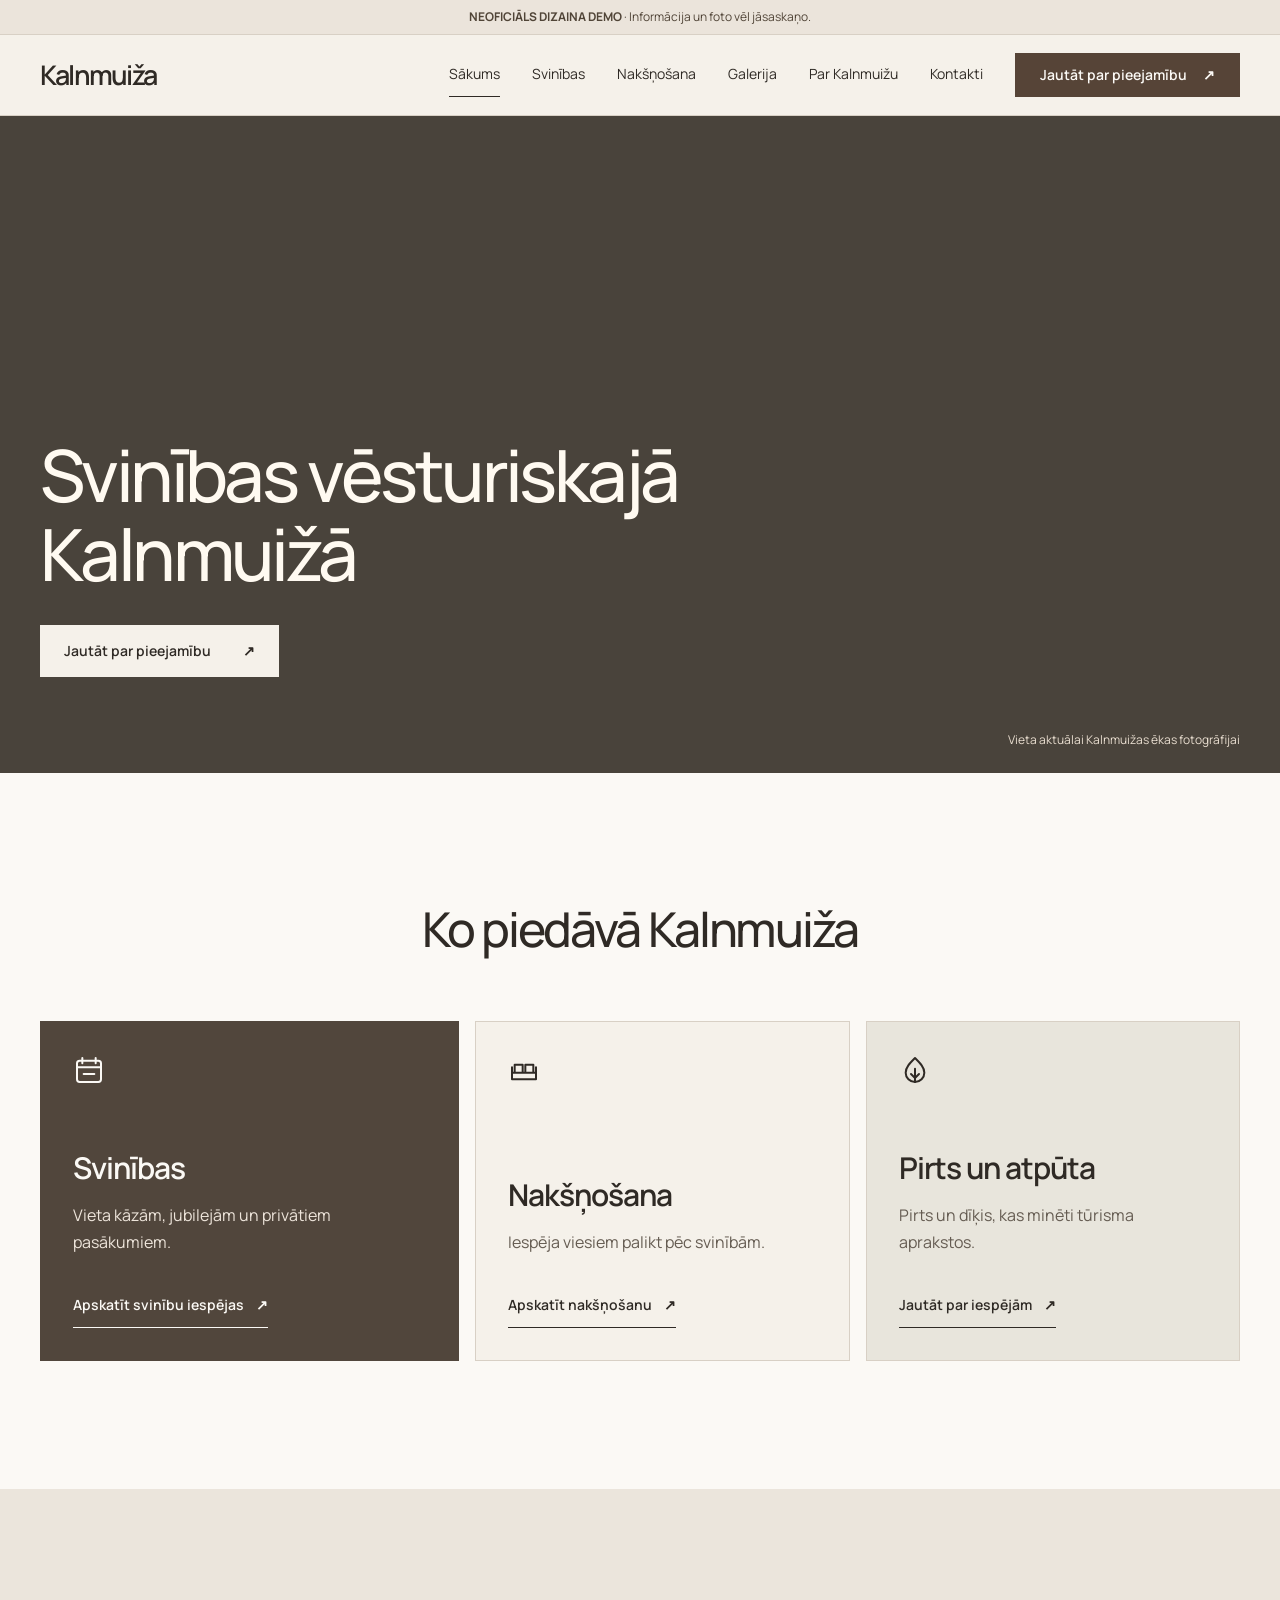
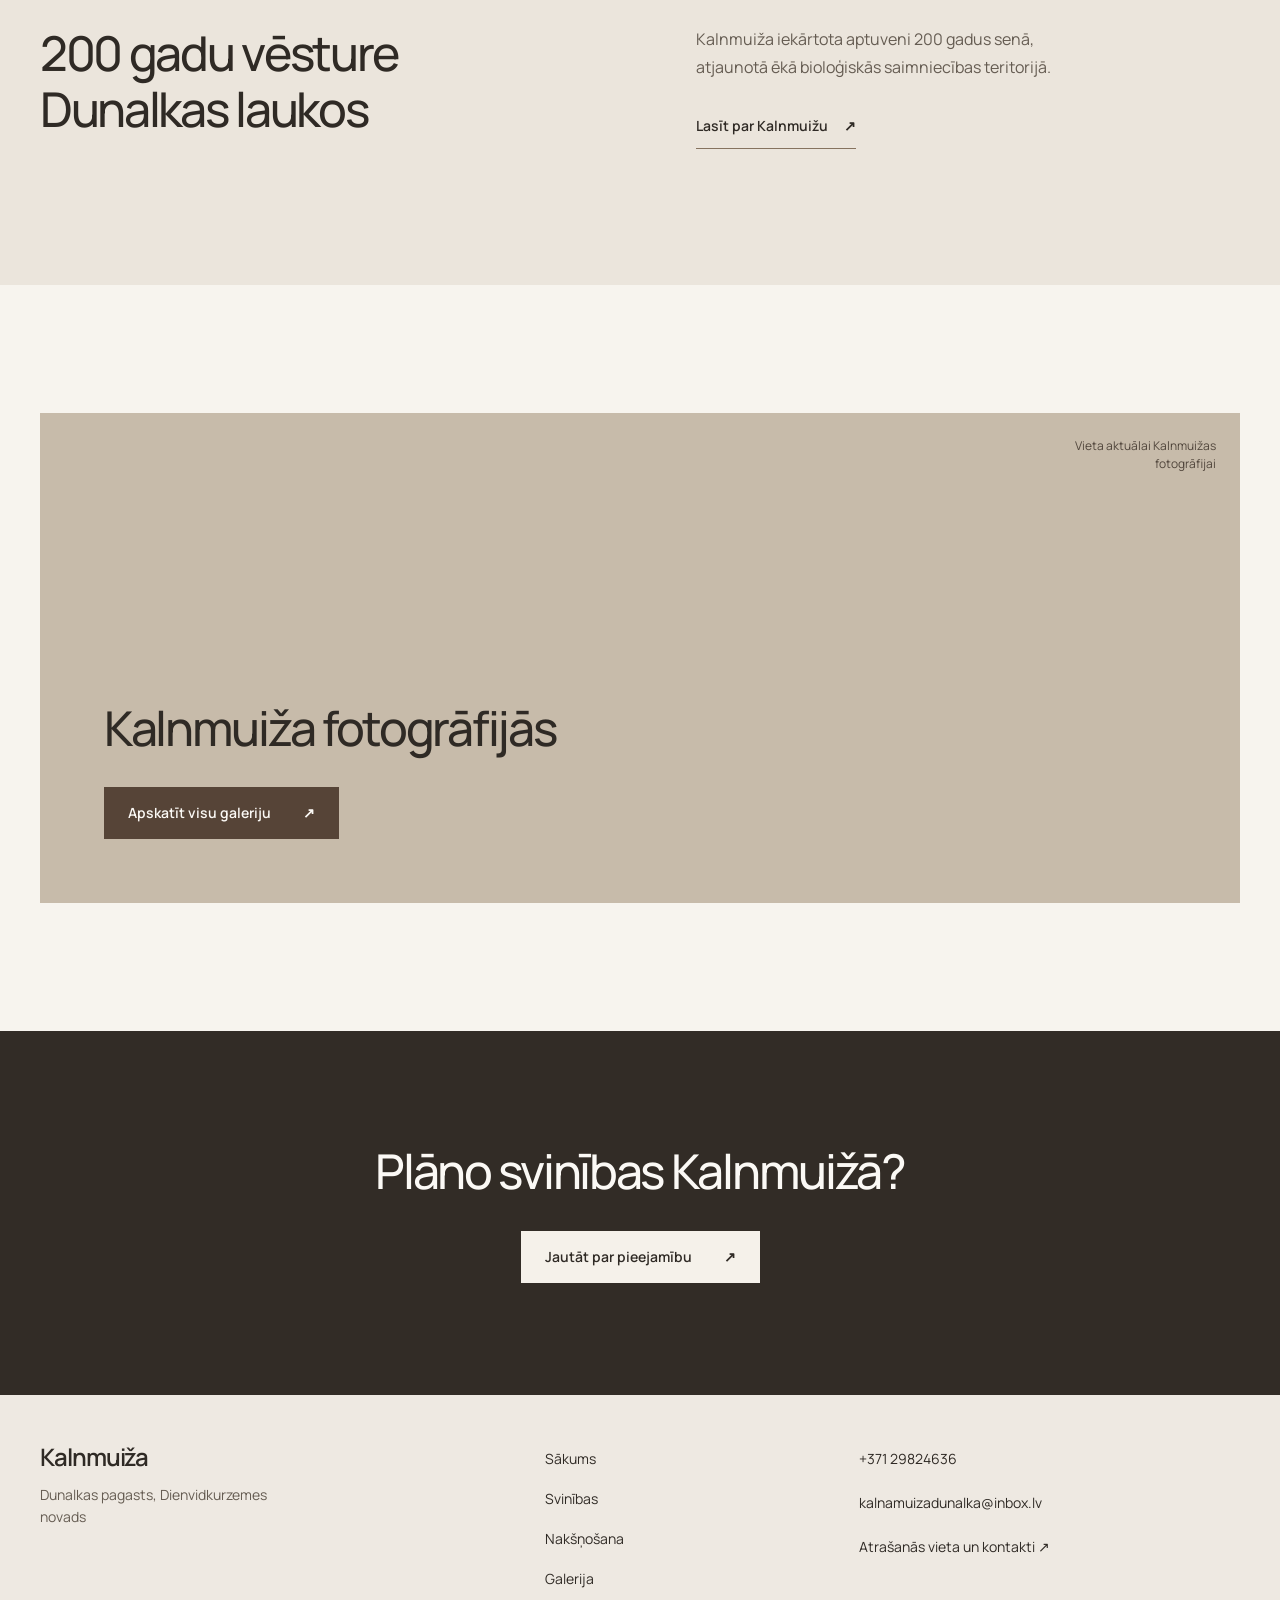
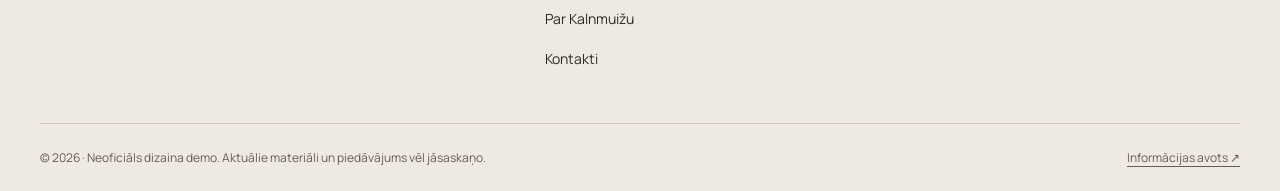
<file: index.html>
<!doctype html>
<html lang="lv">
<head>
  <meta charset="utf-8">
  <meta name="viewport" content="width=device-width, initial-scale=1">
  <meta name="theme-color" content="#f5f1ea">
  <meta name="robots" content="noindex,nofollow">
  <meta name="description" content="Viesu nams Kalnmuiža Dunalkā — svinības, nakšņošana un atpūta.">
  <title>Sākums | Kalnmuiža — Neoficiāls demo</title>
  <link rel="preconnect" href="https://fonts.googleapis.com">
  <link rel="preconnect" href="https://fonts.gstatic.com" crossorigin>
  <link href="https://fonts.googleapis.com/css2?family=Manrope:wght@400;500;600;700&display=swap" rel="stylesheet">
  <link rel="stylesheet" href="styles.css">
</head>
<body>
  <a class="skip-link" href="#saturs">Pāriet uz saturu</a>
  <div class="demo-banner" role="note"><strong>NEOFICIĀLS DIZAINA DEMO</strong> · Informācija un foto vēl jāsaskaņo.</div>
  <header class="header">
    <div class="wrap header-in">
      <a class="brand" href="index.html" aria-label="Kalnmuiža — sākumlapa"><span class="brand-wordmark">Kalnmuiža</span></a>
      <nav class="header-nav" aria-label="Galvenā navigācija">
        <ul>
          <li><a href="index.html" aria-current="page">Sākums</a></li>
          <li><a href="svinibas.html">Svinības</a></li>
          <li><a href="naksnosana.html">Nakšņošana</a></li>
          <li><a href="galerija.html">Galerija</a></li>
          <li><a href="par-kalnmuizu.html">Par Kalnmuižu</a></li>
          <li><a href="kontakti.html">Kontakti</a></li>
          <li><a class="nav-contact" href="kontakti.html">Jautāt par pieejamību <span aria-hidden="true">↗</span></a></li>
        </ul>
      </nav>
      <div class="mobile-actions">
        <a class="mobile-call" href="tel:+37129824636" aria-label="Zvanīt uz Kalnmuižu">Zvanīt ↗</a>
        <details class="menu">
          <summary aria-label="Atvērt navigācijas izvēlni">Izvēlne</summary>
          <nav class="mobile-links" aria-label="Mobilā navigācija">
            <ul><li><a href="index.html" aria-current="page">Sākums</a></li><li><a href="svinibas.html">Svinības</a></li><li><a href="naksnosana.html">Nakšņošana</a></li><li><a href="galerija.html">Galerija</a></li><li><a href="par-kalnmuizu.html">Par Kalnmuižu</a></li><li><a href="kontakti.html">Kontakti</a></li></ul>
          </nav>
        </details>
      </div>
    </div>
  </header>
  <main id="saturs">
    <section class="hero home-hero" id="sakums" aria-labelledby="hero-title">
      <div class="wrap hero-inner">
        <div class="hero-copy">
          <h1 id="hero-title">Svinības vēsturiskajā Kalnmuižā</h1>
          <a class="cta" href="kontakti.html">Jautāt par pieejamību <span aria-hidden="true">↗</span></a>
        </div>
      </div>
      <div class="hero-photo-label">Vieta aktuālai Kalnmuižas ēkas fotogrāfijai</div>
    </section>
    <section class="section home-offerings" id="iespejas" aria-labelledby="offers-title">
      <div class="wrap">
        <div class="section-centered"><h2 class="heading" id="offers-title">Ko piedāvā Kalnmuiža</h2></div>
        <div class="choice-grid">
          <article class="choice-block choice-block--featured">
            <div class="choice-icon"><svg viewBox="0 0 24 24" aria-hidden="true" fill="none" stroke="currentColor" stroke-width="1.5" stroke-linecap="round" stroke-linejoin="round"><rect x="3" y="5" width="18" height="16" rx="2"/><path d="M7 3v4M17 3v4M3 10h18M8 15h8"/></svg></div>
            <div class="choice-content">
              <h3>Svinības</h3>
              <p>Vieta kāzām, jubilejām un privātiem pasākumiem.</p>
              <a class="choice-cta" href="svinibas.html">Apskatīt svinību iespējas <span aria-hidden="true">↗</span></a>
            </div>
          </article>
          <article class="choice-block">
            <div class="choice-icon"><svg viewBox="0 0 24 24" aria-hidden="true" fill="none" stroke="currentColor" stroke-width="1.5" stroke-linecap="round" stroke-linejoin="round"><path d="M3 19v-9M21 19v-9M3 14h18v5H3zM5 14V8h6v6M13 14V8h6v6"/></svg></div>
            <div class="choice-content">
              <h3>Nakšņošana</h3>
              <p>Iespēja viesiem palikt pēc svinībām.</p>
              <a class="choice-cta" href="naksnosana.html">Apskatīt nakšņošanu <span aria-hidden="true">↗</span></a>
            </div>
          </article>
          <article class="choice-block">
            <div class="choice-icon"><svg viewBox="0 0 24 24" aria-hidden="true" fill="none" stroke="currentColor" stroke-width="1.5" stroke-linecap="round" stroke-linejoin="round"><path d="M12 3c-4 4-7 7-7 11a7 7 0 0 0 14 0c0-4-3-7-7-11Z"/><path d="M12 11v10M9 15l3 3 3-3"/></svg></div>
            <div class="choice-content">
              <h3>Pirts un atpūta</h3>
              <p>Pirts un dīķis, kas minēti tūrisma aprakstos.</p>
              <a class="choice-cta" href="kontakti.html">Jautāt par iespējām <span aria-hidden="true">↗</span></a>
            </div>
          </article>
        </div>
      </div>
    </section>
    <section class="section home-story" id="par-vietu" aria-labelledby="about-title">
      <div class="wrap home-story-inner">
        <h2 class="heading" id="about-title">200 gadu vēsture Dunalkas laukos</h2>
        <div><p>Kalnmuiža iekārtota aptuveni 200 gadus senā, atjaunotā ēkā bioloģiskās saimniecības teritorijā.</p>
          <a class="detail-link" href="par-kalnmuizu.html">Lasīt par Kalnmuižu <span aria-hidden="true">↗</span></a>
        </div>
      </div>
    </section>
    <section class="section gallery-peek" aria-labelledby="gallery-peek-title">
      <div class="wrap">
        <div class="gallery-peek-visual">
          <span class="gallery-peek-note">Vieta aktuālai Kalnmuižas fotogrāfijai</span>
          <div class="gallery-peek-content">
            <h2 class="heading" id="gallery-peek-title">Kalnmuiža fotogrāfijās</h2>
            <a class="cta gallery-peek-cta" href="galerija.html">Apskatīt visu galeriju <span aria-hidden="true">↗</span></a>
          </div>
        </div>
      </div>
    </section>
    <section class="home-final" aria-label="Saziņa par pieejamību">
      <div class="wrap home-final-inner">
        <h2 class="heading">Plāno svinības Kalnmuižā?</h2>
        <a class="cta" href="kontakti.html">Jautāt par pieejamību <span aria-hidden="true">↗</span></a>
      </div>
    </section>
  </main>
  <footer class="site-footer">
    <div class="wrap">
      <div class="footer">
        <div class="footer-brand"><strong>Kalnmuiža</strong><span>Dunalkas pagasts, Dienvidkurzemes novads</span></div>
        <nav class="footer-nav" aria-label="Kājenes navigācija">
          <ul><li><a href="index.html" aria-current="page">Sākums</a></li><li><a href="svinibas.html">Svinības</a></li><li><a href="naksnosana.html">Nakšņošana</a></li><li><a href="galerija.html">Galerija</a></li><li><a href="par-kalnmuizu.html">Par Kalnmuižu</a></li><li><a href="kontakti.html">Kontakti</a></li></ul>
        </nav>
        <div class="footer-info">
          <a href="tel:+37129824636">+371 29824636</a>
          <a href="mailto:kalnamuizadunalka@inbox.lv">kalnamuizadunalka@inbox.lv</a>
          <a href="kontakti.html">Atrašanās vieta un kontakti ↗</a>
        </div>
      </div>
      <div class="legal-row"><span>© 2026 · Neoficiāls dizaina demo. Aktuālie materiāli un piedāvājums vēl jāsaskaņo.</span><a href="https://www.dienvidkurzeme.travel/visainfo/item/aizputes-apkartne/naktsmitnes-aizpute/viesu-nams-kalnmuiza-3/" target="_blank" rel="noopener noreferrer">Informācijas avots ↗</a></div>
    </div>
  </footer>
  <script>
  (() => {
    const menu=document.querySelector('.menu');
    if(!menu)return;
    menu.querySelectorAll('a').forEach(a=>a.addEventListener('click',()=>{menu.open=false;}));
    document.addEventListener('keydown',e=>{if(e.key==='Escape'&&menu.open){menu.open=false;menu.querySelector('summary')?.focus();}});
    document.addEventListener('click',e=>{if(menu.open&&!menu.contains(e.target))menu.open=false;});
  })();
  </script>
</body>
</html>
</file>
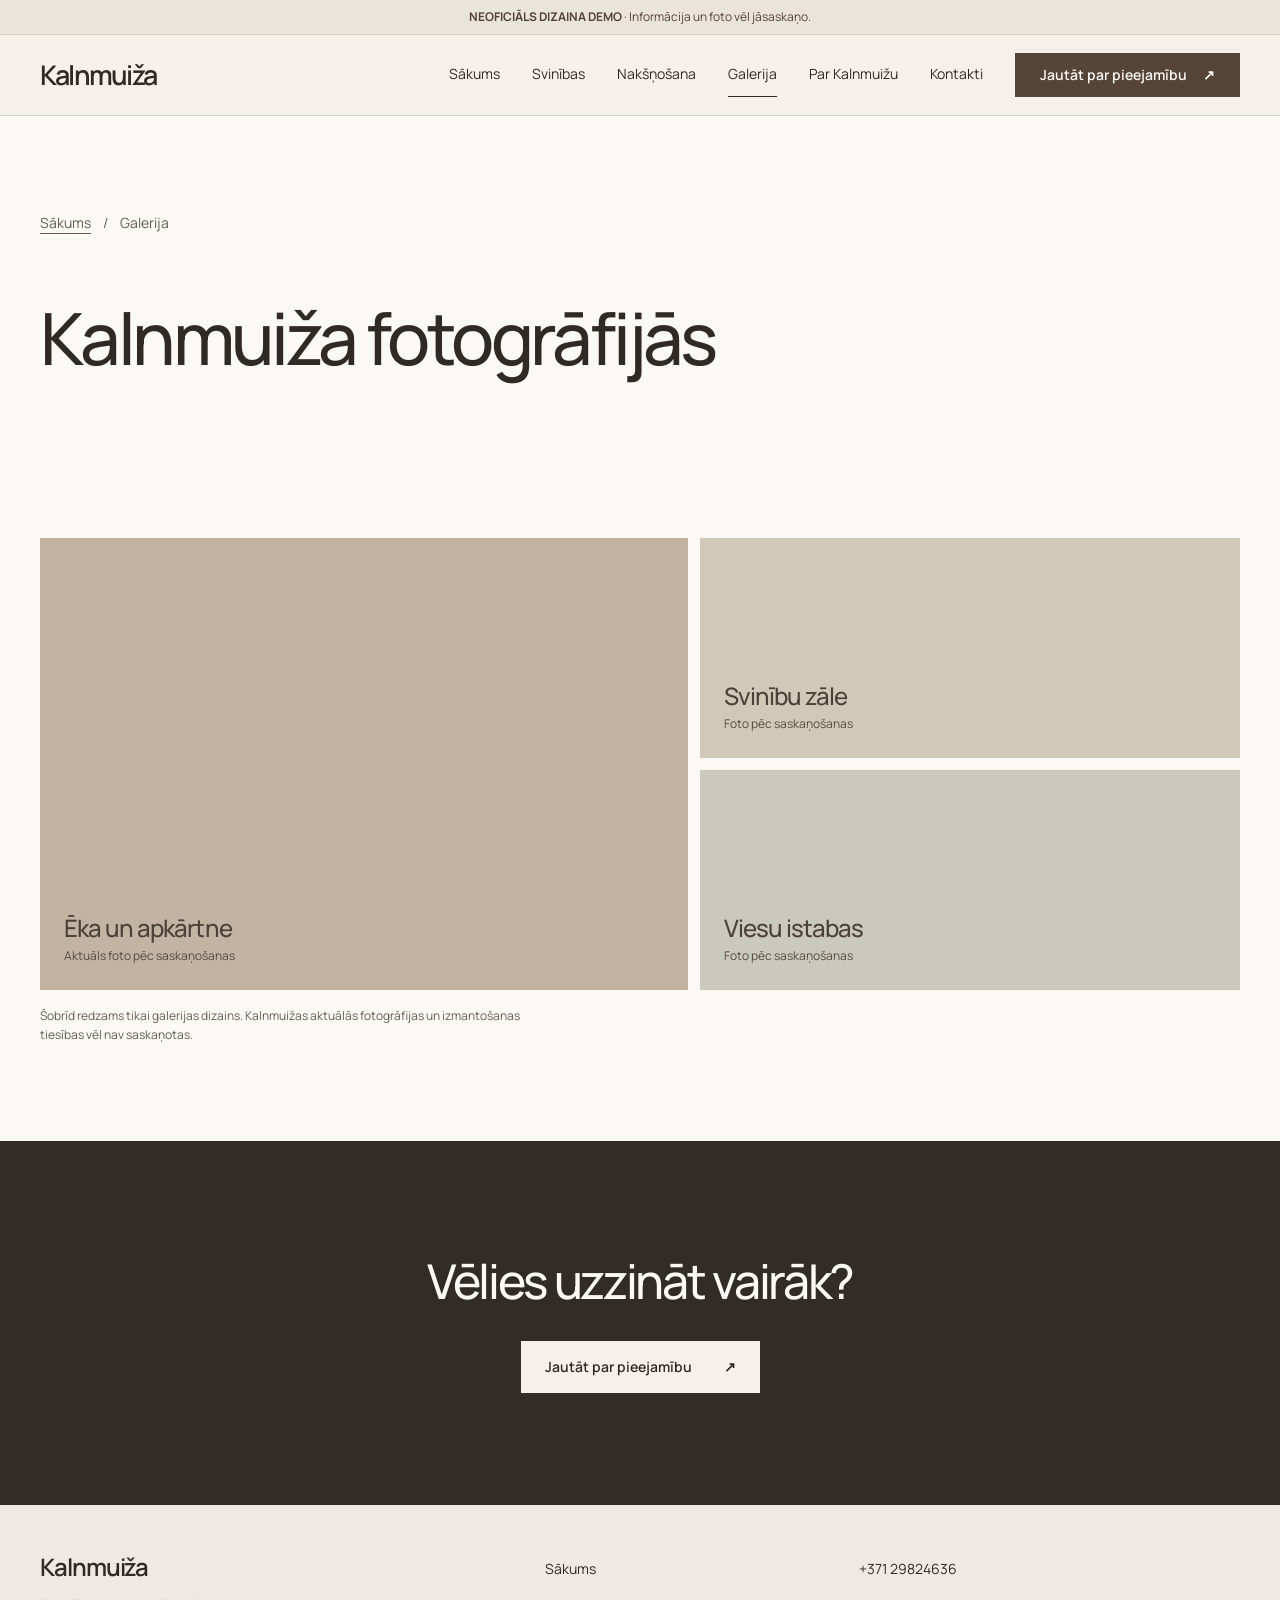
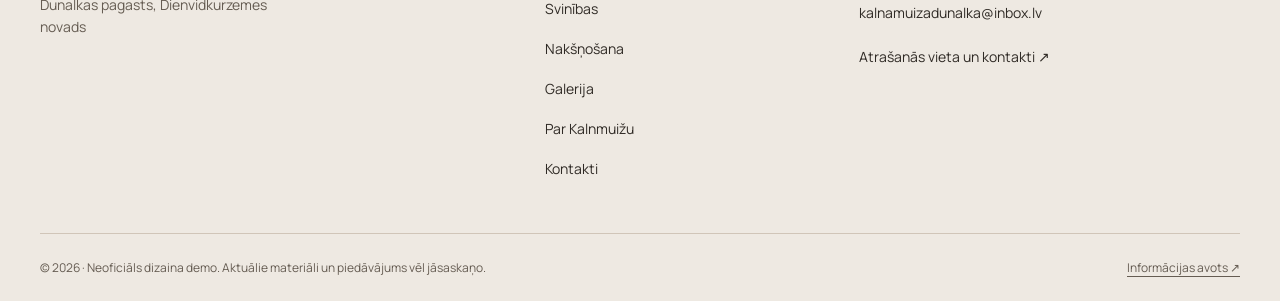
<file: galerija.html>
<!doctype html>
<html lang="lv">
<head>
  <meta charset="utf-8">
  <meta name="viewport" content="width=device-width, initial-scale=1">
  <meta name="theme-color" content="#f5f1ea">
  <meta name="robots" content="noindex,nofollow">
  <meta name="description" content="Kalnmuižas fotogrāfiju galerijas demo izkārtojums.">
  <title>Galerija | Kalnmuiža — Neoficiāls demo</title>
  <link rel="preconnect" href="https://fonts.googleapis.com">
  <link rel="preconnect" href="https://fonts.gstatic.com" crossorigin>
  <link href="https://fonts.googleapis.com/css2?family=Manrope:wght@400;500;600;700&display=swap" rel="stylesheet">
  <link rel="stylesheet" href="styles.css">
</head>
<body>
  <a class="skip-link" href="#saturs">Pāriet uz saturu</a>
  <div class="demo-banner" role="note"><strong>NEOFICIĀLS DIZAINA DEMO</strong> · Informācija un foto vēl jāsaskaņo.</div>
  <header class="header">
    <div class="wrap header-in">
      <a class="brand" href="index.html" aria-label="Kalnmuiža — sākumlapa"><span class="brand-wordmark">Kalnmuiža</span></a>
      <nav class="header-nav" aria-label="Galvenā navigācija">
        <ul>
          <li><a href="index.html">Sākums</a></li>
          <li><a href="svinibas.html">Svinības</a></li>
          <li><a href="naksnosana.html">Nakšņošana</a></li>
          <li><a href="galerija.html" aria-current="page">Galerija</a></li>
          <li><a href="par-kalnmuizu.html">Par Kalnmuižu</a></li>
          <li><a href="kontakti.html">Kontakti</a></li>
          <li><a class="nav-contact" href="kontakti.html">Jautāt par pieejamību <span aria-hidden="true">↗</span></a></li>
        </ul>
      </nav>
      <div class="mobile-actions">
        <a class="mobile-call" href="tel:+37129824636" aria-label="Zvanīt uz Kalnmuižu">Zvanīt ↗</a>
        <details class="menu">
          <summary aria-label="Atvērt navigācijas izvēlni">Izvēlne</summary>
          <nav class="mobile-links" aria-label="Mobilā navigācija">
            <ul><li><a href="index.html">Sākums</a></li><li><a href="svinibas.html">Svinības</a></li><li><a href="naksnosana.html">Nakšņošana</a></li><li><a href="galerija.html" aria-current="page">Galerija</a></li><li><a href="par-kalnmuizu.html">Par Kalnmuižu</a></li><li><a href="kontakti.html">Kontakti</a></li></ul>
          </nav>
        </details>
      </div>
    </div>
  </header>
  <main id="saturs">
    <section class="page-intro" aria-labelledby="gallery-title"><div class="wrap">
      <nav class="breadcrumbs" aria-label="Lapas ceļš"><a href="index.html">Sākums</a><span aria-hidden="true">/</span><span aria-current="page">Galerija</span></nav>
      <h1 id="gallery-title">Kalnmuiža fotogrāfijās</h1>
    </div></section>
    <section class="section photo-gallery-page" aria-label="Galerijas izkārtojums"><div class="wrap">
      <div class="page-gallery-grid">
        <figure class="gallery-frame gallery-frame--large"><figcaption><strong>Ēka un apkārtne</strong><span>Aktuāls foto pēc saskaņošanas</span></figcaption></figure>
        <figure class="gallery-frame gallery-frame--hall"><figcaption><strong>Svinību zāle</strong><span>Foto pēc saskaņošanas</span></figcaption></figure>
        <figure class="gallery-frame gallery-frame--rooms"><figcaption><strong>Viesu istabas</strong><span>Foto pēc saskaņošanas</span></figcaption></figure>
      </div>
      <p class="gallery-note">Šobrīd redzams tikai galerijas dizains. Kalnmuižas aktuālās fotogrāfijas un izmantošanas tiesības vēl nav saskaņotas.</p>
    </div></section>
    <section class="home-final" aria-label="Saziņa par pieejamību">
      <div class="wrap home-final-inner">
        <h2 class="heading">Vēlies uzzināt vairāk?</h2>
        <a class="cta" href="kontakti.html">Jautāt par pieejamību <span aria-hidden="true">↗</span></a>
      </div>
    </section>
  </main>
  <footer class="site-footer">
    <div class="wrap">
      <div class="footer">
        <div class="footer-brand"><strong>Kalnmuiža</strong><span>Dunalkas pagasts, Dienvidkurzemes novads</span></div>
        <nav class="footer-nav" aria-label="Kājenes navigācija">
          <ul><li><a href="index.html">Sākums</a></li><li><a href="svinibas.html">Svinības</a></li><li><a href="naksnosana.html">Nakšņošana</a></li><li><a href="galerija.html" aria-current="page">Galerija</a></li><li><a href="par-kalnmuizu.html">Par Kalnmuižu</a></li><li><a href="kontakti.html">Kontakti</a></li></ul>
        </nav>
        <div class="footer-info">
          <a href="tel:+37129824636">+371 29824636</a>
          <a href="mailto:kalnamuizadunalka@inbox.lv">kalnamuizadunalka@inbox.lv</a>
          <a href="kontakti.html">Atrašanās vieta un kontakti ↗</a>
        </div>
      </div>
      <div class="legal-row"><span>© 2026 · Neoficiāls dizaina demo. Aktuālie materiāli un piedāvājums vēl jāsaskaņo.</span><a href="https://www.dienvidkurzeme.travel/visainfo/item/aizputes-apkartne/naktsmitnes-aizpute/viesu-nams-kalnmuiza-3/" target="_blank" rel="noopener noreferrer">Informācijas avots ↗</a></div>
    </div>
  </footer>
  <script>
  (() => {
    const menu=document.querySelector('.menu');
    if(!menu)return;
    menu.querySelectorAll('a').forEach(a=>a.addEventListener('click',()=>{menu.open=false;}));
    document.addEventListener('keydown',e=>{if(e.key==='Escape'&&menu.open){menu.open=false;menu.querySelector('summary')?.focus();}});
    document.addEventListener('click',e=>{if(menu.open&&!menu.contains(e.target))menu.open=false;});
  })();
  </script>
</body>
</html>
</file>
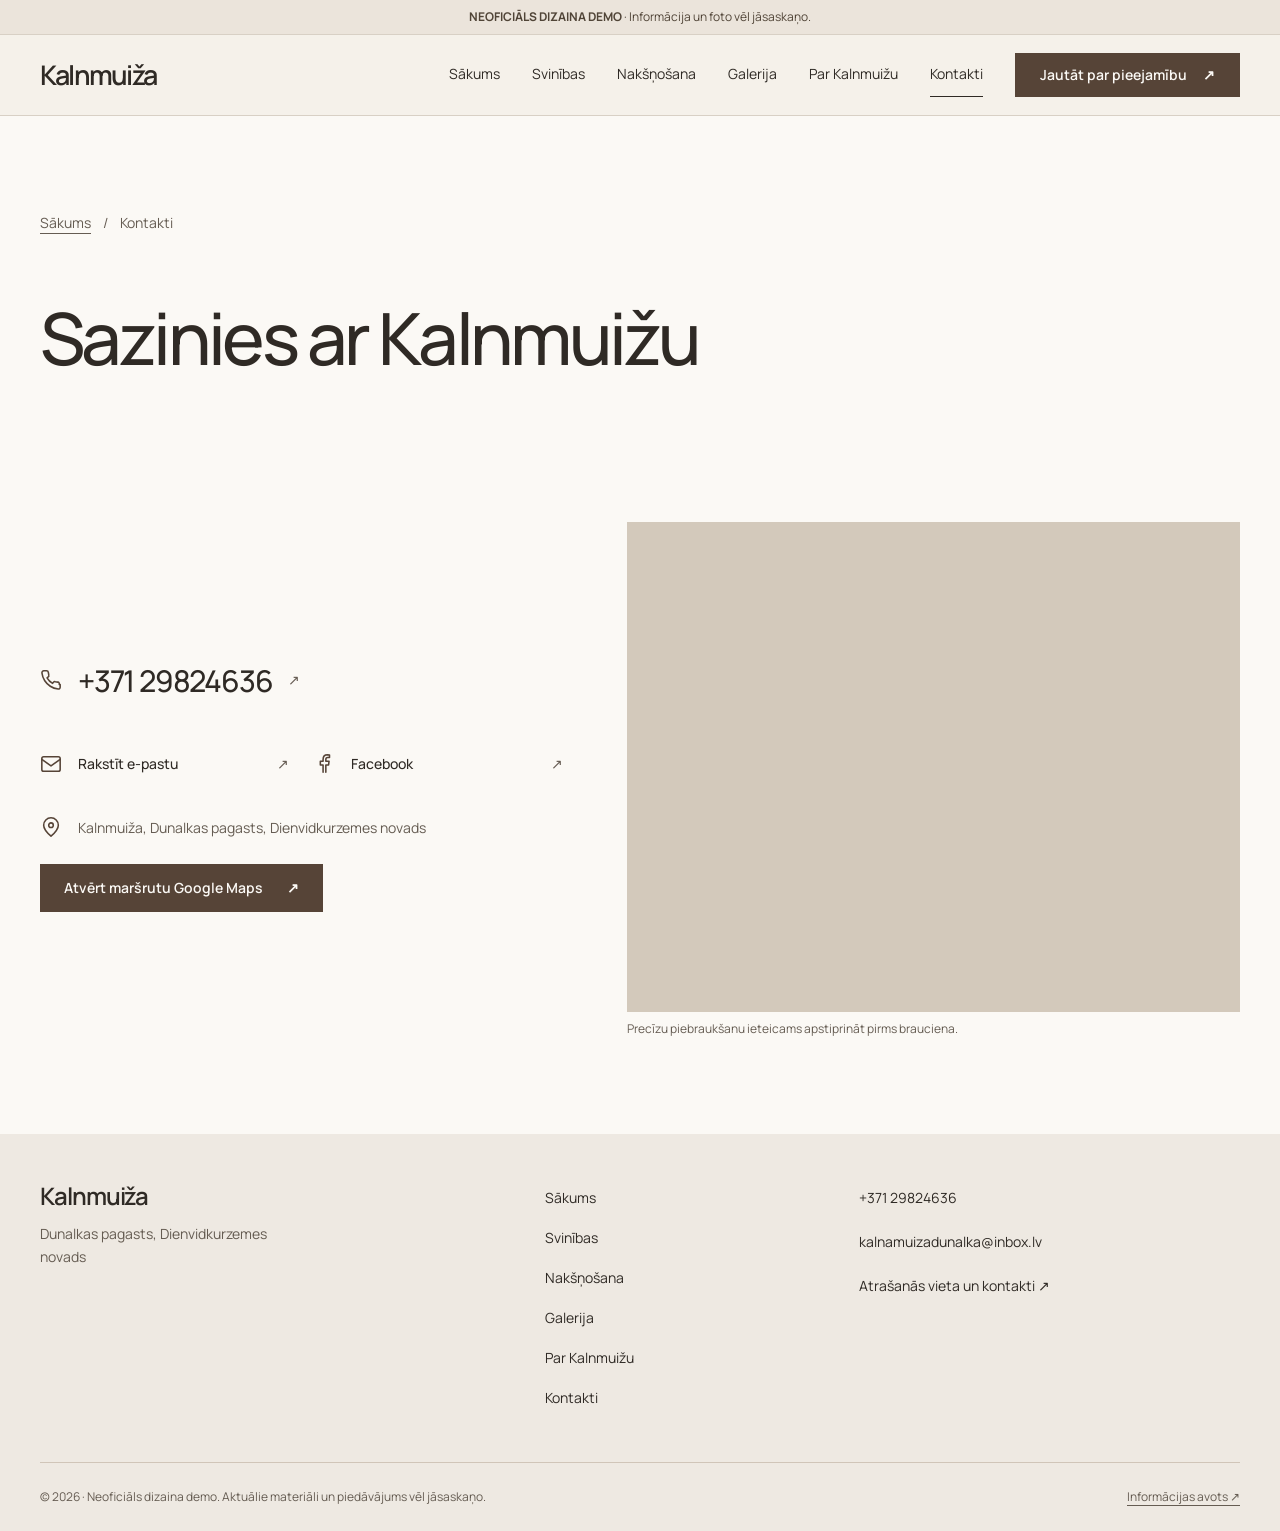
<file: kontakti.html>
<!doctype html>
<html lang="lv">
<head>
  <meta charset="utf-8">
  <meta name="viewport" content="width=device-width, initial-scale=1">
  <meta name="theme-color" content="#f5f1ea">
  <meta name="robots" content="noindex,nofollow">
  <meta name="description" content="Saziņa ar Kalnmuižu, atrašanās vieta un Google Maps maršruts.">
  <title>Kontakti | Kalnmuiža — Neoficiāls demo</title>
  <link rel="preconnect" href="https://fonts.googleapis.com">
  <link rel="preconnect" href="https://fonts.gstatic.com" crossorigin>
  <link href="https://fonts.googleapis.com/css2?family=Manrope:wght@400;500;600;700&display=swap" rel="stylesheet">
  <link rel="stylesheet" href="styles.css">
</head>
<body>
  <a class="skip-link" href="#saturs">Pāriet uz saturu</a>
  <div class="demo-banner" role="note"><strong>NEOFICIĀLS DIZAINA DEMO</strong> · Informācija un foto vēl jāsaskaņo.</div>
  <header class="header">
    <div class="wrap header-in">
      <a class="brand" href="index.html" aria-label="Kalnmuiža — sākumlapa"><span class="brand-wordmark">Kalnmuiža</span></a>
      <nav class="header-nav" aria-label="Galvenā navigācija">
        <ul>
          <li><a href="index.html">Sākums</a></li>
          <li><a href="svinibas.html">Svinības</a></li>
          <li><a href="naksnosana.html">Nakšņošana</a></li>
          <li><a href="galerija.html">Galerija</a></li>
          <li><a href="par-kalnmuizu.html">Par Kalnmuižu</a></li>
          <li><a href="kontakti.html" aria-current="page">Kontakti</a></li>
          <li><a class="nav-contact" href="kontakti.html">Jautāt par pieejamību <span aria-hidden="true">↗</span></a></li>
        </ul>
      </nav>
      <div class="mobile-actions">
        <a class="mobile-call" href="tel:+37129824636" aria-label="Zvanīt uz Kalnmuižu">Zvanīt ↗</a>
        <details class="menu">
          <summary aria-label="Atvērt navigācijas izvēlni">Izvēlne</summary>
          <nav class="mobile-links" aria-label="Mobilā navigācija">
            <ul><li><a href="index.html">Sākums</a></li><li><a href="svinibas.html">Svinības</a></li><li><a href="naksnosana.html">Nakšņošana</a></li><li><a href="galerija.html">Galerija</a></li><li><a href="par-kalnmuizu.html">Par Kalnmuižu</a></li><li><a href="kontakti.html" aria-current="page">Kontakti</a></li></ul>
          </nav>
        </details>
      </div>
    </div>
  </header>
  <main id="saturs">
    <section class="page-intro" aria-labelledby="contacts-title"><div class="wrap">
      <nav class="breadcrumbs" aria-label="Lapas ceļš"><a href="index.html">Sākums</a><span aria-hidden="true">/</span><span aria-current="page">Kontakti</span></nav>
      <h1 id="contacts-title">Sazinies ar Kalnmuižu</h1>
    </div></section>
    <section class="section contacts-page" aria-label="Kontakti un atrašanās vieta"><div class="wrap contacts-grid">
      <div class="contacts-main">
        <a class="contact-action contact-action--phone" href="tel:+37129824636"><svg viewBox="0 0 24 24" width="22" height="22" fill="none" stroke="currentColor" stroke-width="1.7" stroke-linecap="round" stroke-linejoin="round" aria-hidden="true"><path d="M22 16.9v3a2 2 0 0 1-2.2 2 19.8 19.8 0 0 1-8.6-3.1 19.4 19.4 0 0 1-6-6A19.8 19.8 0 0 1 2.1 4.2 2 2 0 0 1 4.1 2h3a2 2 0 0 1 2 1.7l.5 3a2 2 0 0 1-.6 2l-1.3 1a16 16 0 0 0 6 6l1-1.3a2 2 0 0 1 2-.6l3 .5a2 2 0 0 1 1.3 2.6Z"/></svg><span>+371 29824636</span><span class="contact-action-arrow" aria-hidden="true">↗</span></a>
        <div class="contact-action-group">
          <a class="contact-action" href="mailto:kalnamuizadunalka@inbox.lv"><svg viewBox="0 0 24 24" width="22" height="22" fill="none" stroke="currentColor" stroke-width="1.7" stroke-linecap="round" stroke-linejoin="round" aria-hidden="true"><rect x="2" y="4" width="20" height="16" rx="2"/><path d="m2 7 10 7 10-7"/></svg><span>Rakstīt e-pastu</span><span class="contact-action-arrow" aria-hidden="true">↗</span></a>
          <a class="contact-action" href="https://www.facebook.com/Kalnmuiza" target="_blank" rel="noopener noreferrer"><svg viewBox="0 0 24 24" width="22" height="22" fill="none" stroke="currentColor" stroke-width="1.7" stroke-linecap="round" stroke-linejoin="round" aria-hidden="true"><path d="M14 21v-8h3l.5-4H14V7c0-1.2.5-2 2-2h2V2.2A23 23 0 0 0 15.8 2C12.4 2 11 4 11 7v2H8v4h3v8"/></svg><span>Facebook</span><span class="contact-action-arrow" aria-hidden="true">↗</span></a>
        </div>
        <div class="contact-location">
          <svg viewBox="0 0 24 24" width="22" height="22" fill="none" stroke="currentColor" stroke-width="1.7" stroke-linecap="round" stroke-linejoin="round" aria-hidden="true"><path d="M20 10c0 5-8 12-8 12S4 15 4 10a8 8 0 1 1 16 0Z"/><circle cx="12" cy="10" r="2.5"/></svg><span>Kalnmuiža, Dunalkas pagasts, Dienvidkurzemes novads</span>
        </div>
        <a class="contact-directions" href="https://www.google.com/maps/dir/?api=1&amp;destination=56.6821363853466%2C21.352693304387003" target="_blank" rel="noopener noreferrer">Atvērt maršrutu Google Maps <span aria-hidden="true">↗</span></a>
      </div>
      <div class="where-map">
        <div class="where-map-frame"><iframe title="Kalnmuižas atrašanās vietas meklējums pēc tūrisma kataloga maršruta koordinātām" src="https://maps.google.com/maps?q=56.6821363853466%2C21.352693304387003&amp;z=15&amp;output=embed" loading="lazy" referrerpolicy="strict-origin-when-cross-origin" allowfullscreen></iframe></div>
        <p class="where-map-note">Precīzu piebraukšanu ieteicams apstiprināt pirms brauciena.</p>
      </div>
    </div></section>
  </main>
  <footer class="site-footer">
    <div class="wrap">
      <div class="footer">
        <div class="footer-brand"><strong>Kalnmuiža</strong><span>Dunalkas pagasts, Dienvidkurzemes novads</span></div>
        <nav class="footer-nav" aria-label="Kājenes navigācija">
          <ul><li><a href="index.html">Sākums</a></li><li><a href="svinibas.html">Svinības</a></li><li><a href="naksnosana.html">Nakšņošana</a></li><li><a href="galerija.html">Galerija</a></li><li><a href="par-kalnmuizu.html">Par Kalnmuižu</a></li><li><a href="kontakti.html" aria-current="page">Kontakti</a></li></ul>
        </nav>
        <div class="footer-info">
          <a href="tel:+37129824636">+371 29824636</a>
          <a href="mailto:kalnamuizadunalka@inbox.lv">kalnamuizadunalka@inbox.lv</a>
          <a href="kontakti.html">Atrašanās vieta un kontakti ↗</a>
        </div>
      </div>
      <div class="legal-row"><span>© 2026 · Neoficiāls dizaina demo. Aktuālie materiāli un piedāvājums vēl jāsaskaņo.</span><a href="https://www.dienvidkurzeme.travel/visainfo/item/aizputes-apkartne/naktsmitnes-aizpute/viesu-nams-kalnmuiza-3/" target="_blank" rel="noopener noreferrer">Informācijas avots ↗</a></div>
    </div>
  </footer>
  <script>
  (() => {
    const menu=document.querySelector('.menu');
    if(!menu)return;
    menu.querySelectorAll('a').forEach(a=>a.addEventListener('click',()=>{menu.open=false;}));
    document.addEventListener('keydown',e=>{if(e.key==='Escape'&&menu.open){menu.open=false;menu.querySelector('summary')?.focus();}});
    document.addEventListener('click',e=>{if(menu.open&&!menu.contains(e.target))menu.open=false;});
  })();
  </script>
</body>
</html>
</file>
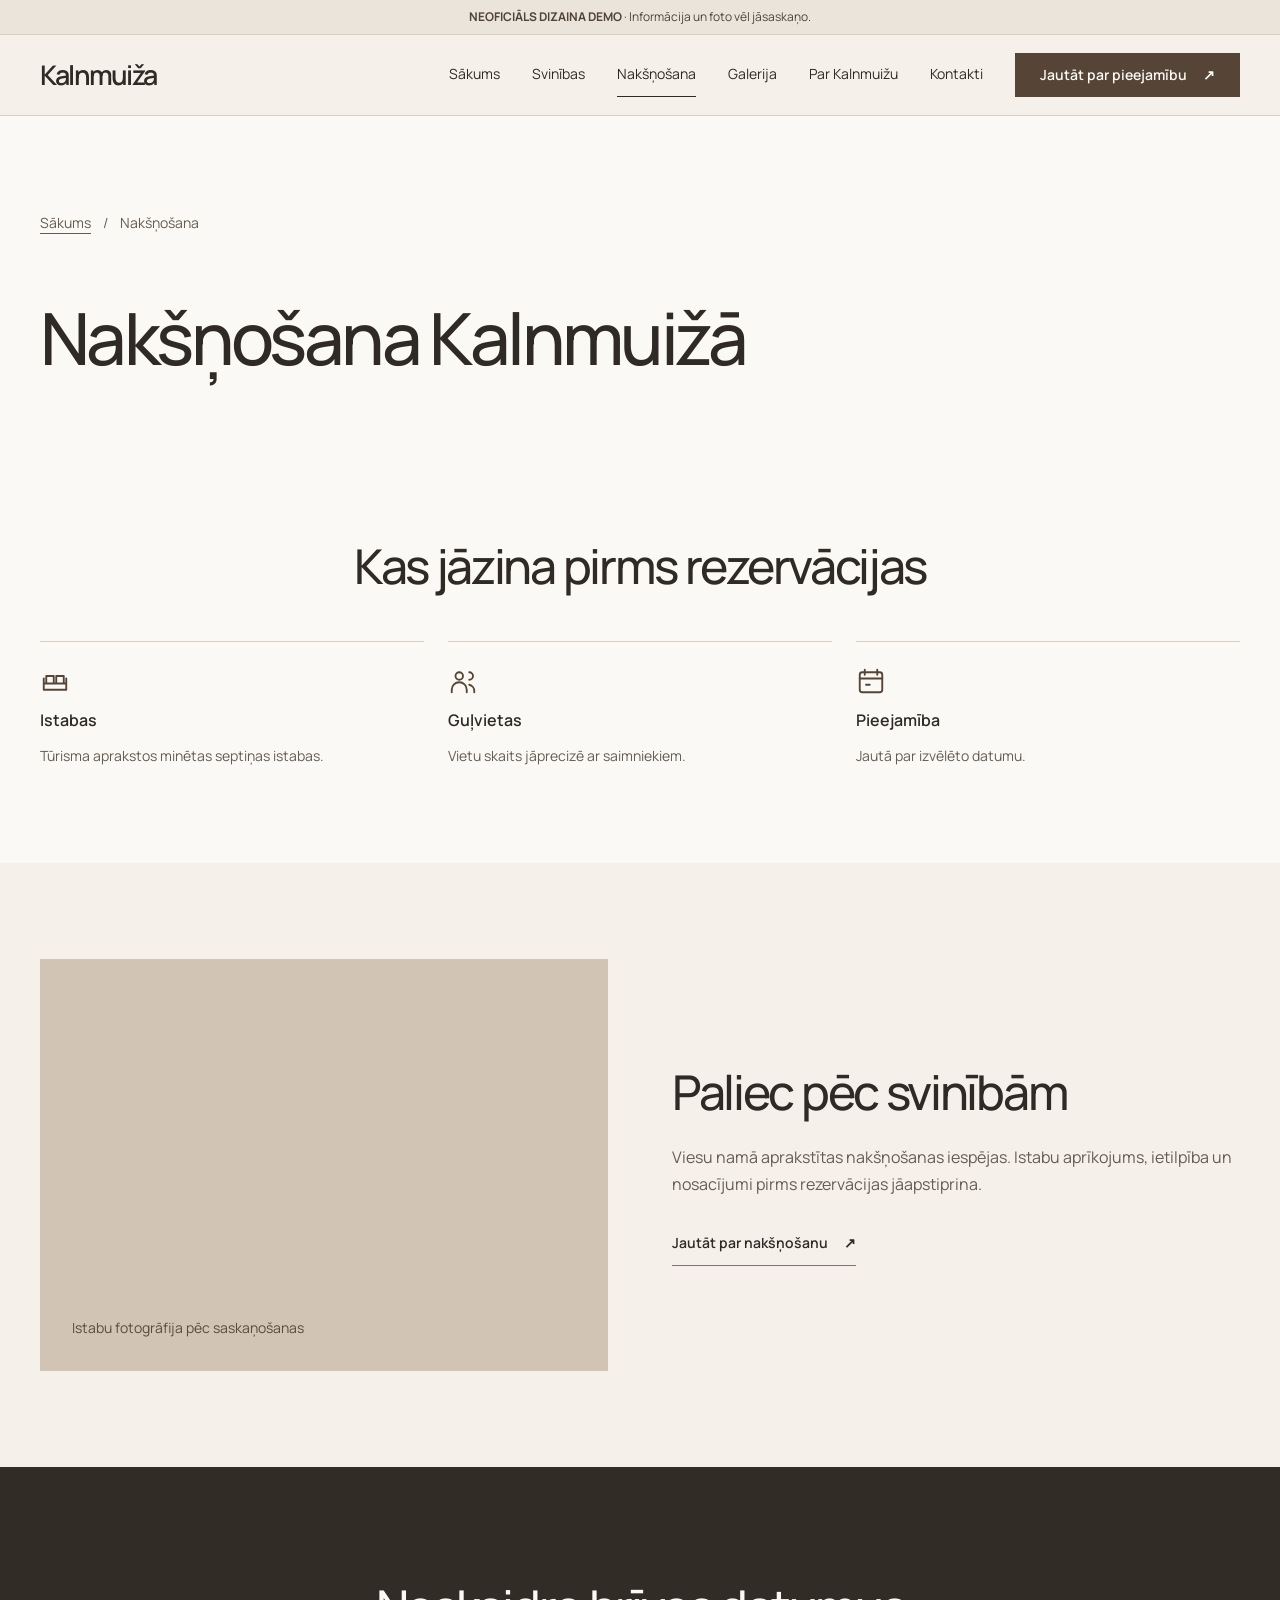
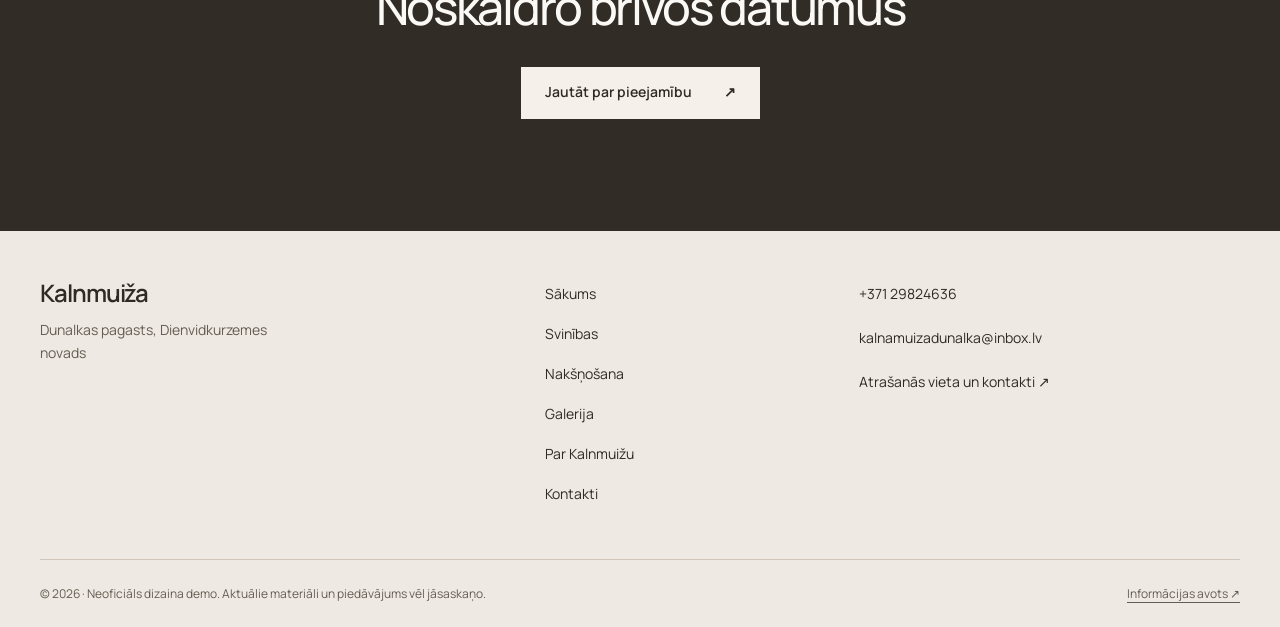
<file: naksnosana.html>
<!doctype html>
<html lang="lv">
<head>
  <meta charset="utf-8">
  <meta name="viewport" content="width=device-width, initial-scale=1">
  <meta name="theme-color" content="#f5f1ea">
  <meta name="robots" content="noindex,nofollow">
  <meta name="description" content="Kalnmuižas viesu nama istabu iespējas Dunalkā.">
  <title>Nakšņošana | Kalnmuiža — Neoficiāls demo</title>
  <link rel="preconnect" href="https://fonts.googleapis.com">
  <link rel="preconnect" href="https://fonts.gstatic.com" crossorigin>
  <link href="https://fonts.googleapis.com/css2?family=Manrope:wght@400;500;600;700&display=swap" rel="stylesheet">
  <link rel="stylesheet" href="styles.css">
</head>
<body>
  <a class="skip-link" href="#saturs">Pāriet uz saturu</a>
  <div class="demo-banner" role="note"><strong>NEOFICIĀLS DIZAINA DEMO</strong> · Informācija un foto vēl jāsaskaņo.</div>
  <header class="header">
    <div class="wrap header-in">
      <a class="brand" href="index.html" aria-label="Kalnmuiža — sākumlapa"><span class="brand-wordmark">Kalnmuiža</span></a>
      <nav class="header-nav" aria-label="Galvenā navigācija">
        <ul>
          <li><a href="index.html">Sākums</a></li>
          <li><a href="svinibas.html">Svinības</a></li>
          <li><a href="naksnosana.html" aria-current="page">Nakšņošana</a></li>
          <li><a href="galerija.html">Galerija</a></li>
          <li><a href="par-kalnmuizu.html">Par Kalnmuižu</a></li>
          <li><a href="kontakti.html">Kontakti</a></li>
          <li><a class="nav-contact" href="kontakti.html">Jautāt par pieejamību <span aria-hidden="true">↗</span></a></li>
        </ul>
      </nav>
      <div class="mobile-actions">
        <a class="mobile-call" href="tel:+37129824636" aria-label="Zvanīt uz Kalnmuižu">Zvanīt ↗</a>
        <details class="menu">
          <summary aria-label="Atvērt navigācijas izvēlni">Izvēlne</summary>
          <nav class="mobile-links" aria-label="Mobilā navigācija">
            <ul><li><a href="index.html">Sākums</a></li><li><a href="svinibas.html">Svinības</a></li><li><a href="naksnosana.html" aria-current="page">Nakšņošana</a></li><li><a href="galerija.html">Galerija</a></li><li><a href="par-kalnmuizu.html">Par Kalnmuižu</a></li><li><a href="kontakti.html">Kontakti</a></li></ul>
          </nav>
        </details>
      </div>
    </div>
  </header>
  <main id="saturs">
    <section class="page-intro" aria-labelledby="rooms-title"><div class="wrap">
      <nav class="breadcrumbs" aria-label="Lapas ceļš"><a href="index.html">Sākums</a><span aria-hidden="true">/</span><span aria-current="page">Nakšņošana</span></nav>
      <h1 id="rooms-title">Nakšņošana Kalnmuižā</h1>
    </div></section>
    <section class="section room-guide" aria-labelledby="rooms-guide-title"><div class="wrap">
      <div class="section-centered"><h2 class="heading" id="rooms-guide-title">Kas jāzina pirms rezervācijas</h2></div>
      <div class="room-guide-points">
        <div class="room-guide-point"><svg class="room-kind-icon" viewBox="0 0 24 24" aria-hidden="true" fill="none" stroke="currentColor" stroke-width="1.5" stroke-linecap="round" stroke-linejoin="round"><path d="M3 19v-9M21 19v-9M3 14h18v5H3zM5 14V8h6v6M13 14V8h6v6"/></svg><strong>Istabas</strong><span>Tūrisma aprakstos minētas septiņas istabas.</span></div>
        <div class="room-guide-point"><svg class="room-kind-icon" viewBox="0 0 24 24" aria-hidden="true" fill="none" stroke="currentColor" stroke-width="1.5" stroke-linecap="round" stroke-linejoin="round"><circle cx="9" cy="8" r="3"/><path d="M3 21v-2a6 6 0 0 1 12 0v2M17 5a3 3 0 0 1 0 6M17 15a5 5 0 0 1 4 5v1"/></svg><strong>Guļvietas</strong><span>Vietu skaits jāprecizē ar saimniekiem.</span></div>
        <div class="room-guide-point"><svg class="room-kind-icon" viewBox="0 0 24 24" aria-hidden="true" fill="none" stroke="currentColor" stroke-width="1.5" stroke-linecap="round" stroke-linejoin="round"><rect x="3" y="5" width="18" height="16" rx="2"/><path d="M7 3v4M17 3v4M3 10h18M8 15h3"/></svg><strong>Pieejamība</strong><span>Jautā par izvēlēto datumu.</span></div>
      </div>
    </div></section>
    <section class="section" aria-labelledby="rooms-detail-title"><div class="wrap detail-split">
      <div class="detail-photo" role="img" aria-label="Vieta īstai Kalnmuižas viesu istabas fotogrāfijai">Istabu fotogrāfija pēc saskaņošanas</div>
      <div class="detail-text"><h2 class="heading" id="rooms-detail-title">Paliec pēc svinībām</h2>
        <p>Viesu namā aprakstītas nakšņošanas iespējas. Istabu aprīkojums, ietilpība un nosacījumi pirms rezervācijas jāapstiprina.</p>
        <a class="detail-link" href="kontakti.html">Jautāt par nakšņošanu <span aria-hidden="true">↗</span></a>
      </div>
    </div></section>
    <section class="home-final" aria-label="Saziņa par pieejamību">
      <div class="wrap home-final-inner">
        <h2 class="heading">Noskaidro brīvos datumus</h2>
        <a class="cta" href="kontakti.html">Jautāt par pieejamību <span aria-hidden="true">↗</span></a>
      </div>
    </section>
  </main>
  <footer class="site-footer">
    <div class="wrap">
      <div class="footer">
        <div class="footer-brand"><strong>Kalnmuiža</strong><span>Dunalkas pagasts, Dienvidkurzemes novads</span></div>
        <nav class="footer-nav" aria-label="Kājenes navigācija">
          <ul><li><a href="index.html">Sākums</a></li><li><a href="svinibas.html">Svinības</a></li><li><a href="naksnosana.html" aria-current="page">Nakšņošana</a></li><li><a href="galerija.html">Galerija</a></li><li><a href="par-kalnmuizu.html">Par Kalnmuižu</a></li><li><a href="kontakti.html">Kontakti</a></li></ul>
        </nav>
        <div class="footer-info">
          <a href="tel:+37129824636">+371 29824636</a>
          <a href="mailto:kalnamuizadunalka@inbox.lv">kalnamuizadunalka@inbox.lv</a>
          <a href="kontakti.html">Atrašanās vieta un kontakti ↗</a>
        </div>
      </div>
      <div class="legal-row"><span>© 2026 · Neoficiāls dizaina demo. Aktuālie materiāli un piedāvājums vēl jāsaskaņo.</span><a href="https://www.dienvidkurzeme.travel/visainfo/item/aizputes-apkartne/naktsmitnes-aizpute/viesu-nams-kalnmuiza-3/" target="_blank" rel="noopener noreferrer">Informācijas avots ↗</a></div>
    </div>
  </footer>
  <script>
  (() => {
    const menu=document.querySelector('.menu');
    if(!menu)return;
    menu.querySelectorAll('a').forEach(a=>a.addEventListener('click',()=>{menu.open=false;}));
    document.addEventListener('keydown',e=>{if(e.key==='Escape'&&menu.open){menu.open=false;menu.querySelector('summary')?.focus();}});
    document.addEventListener('click',e=>{if(menu.open&&!menu.contains(e.target))menu.open=false;});
  })();
  </script>
</body>
</html>
</file>
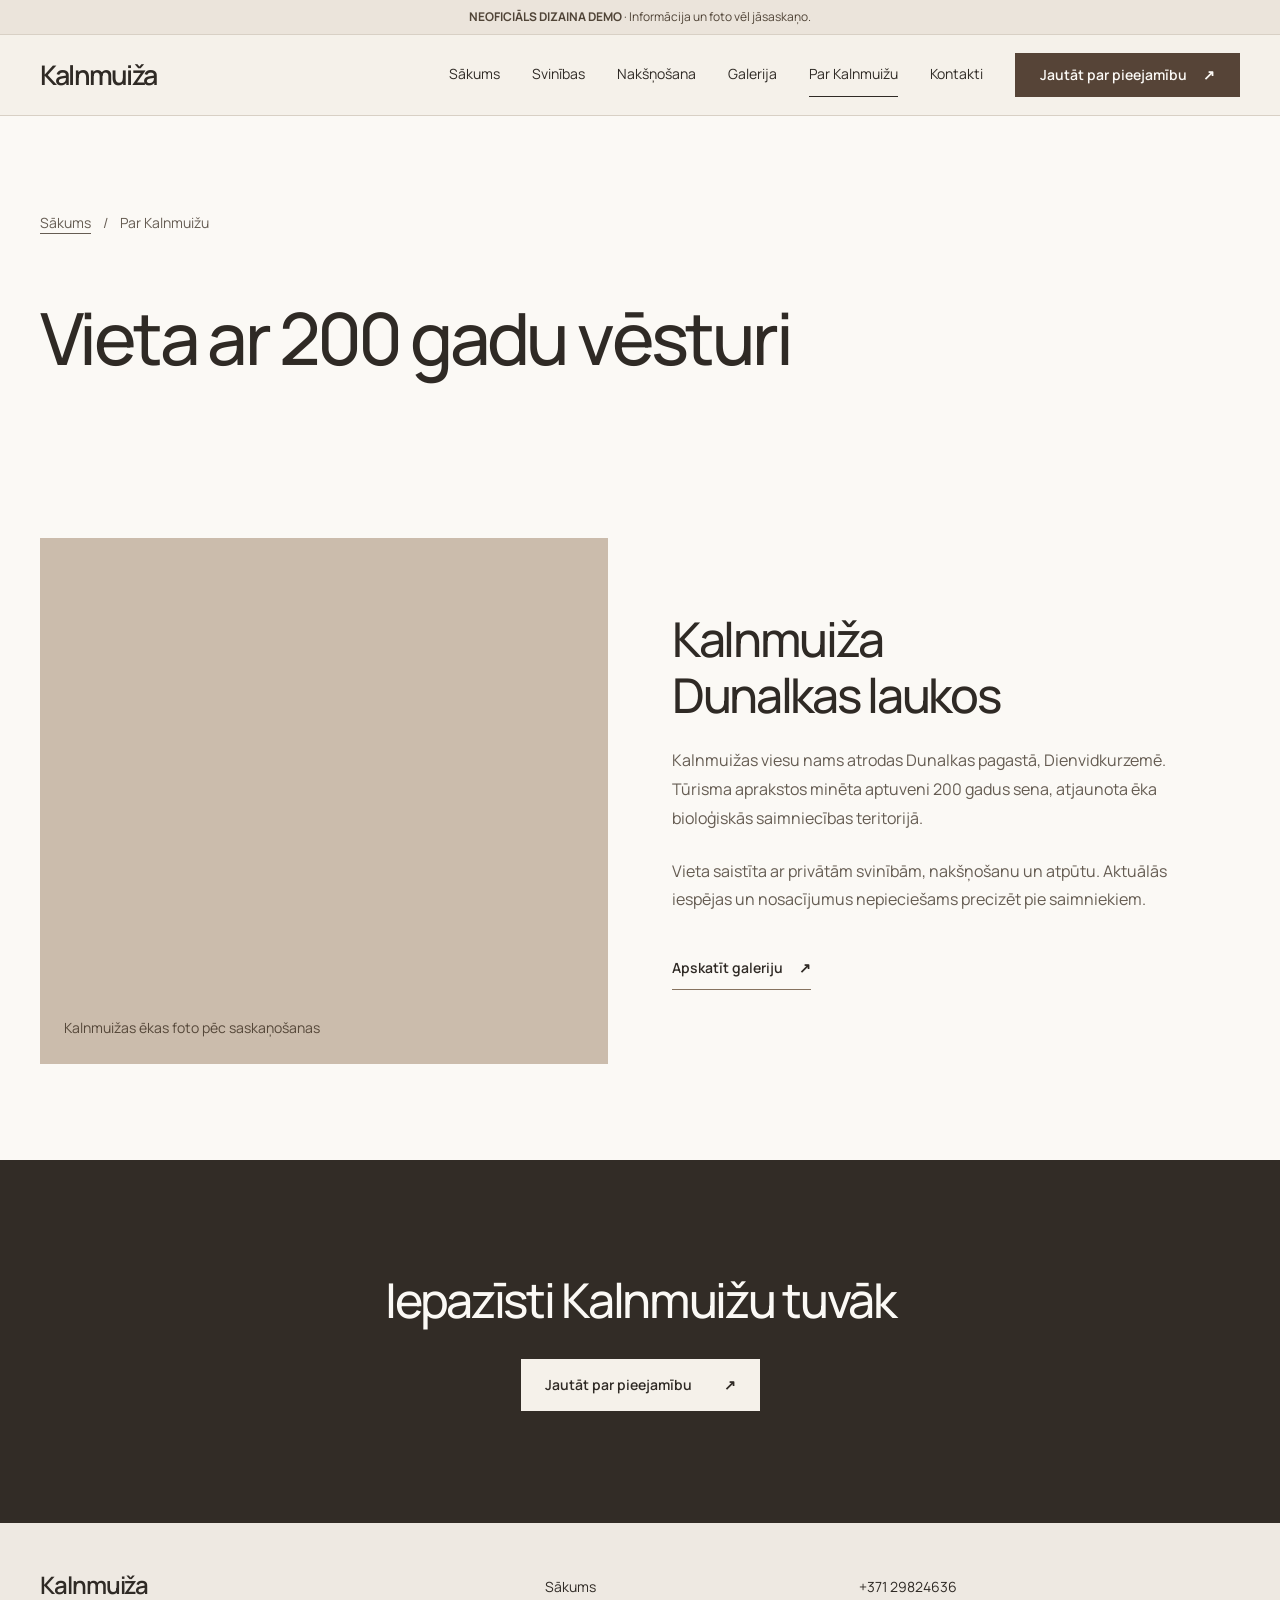
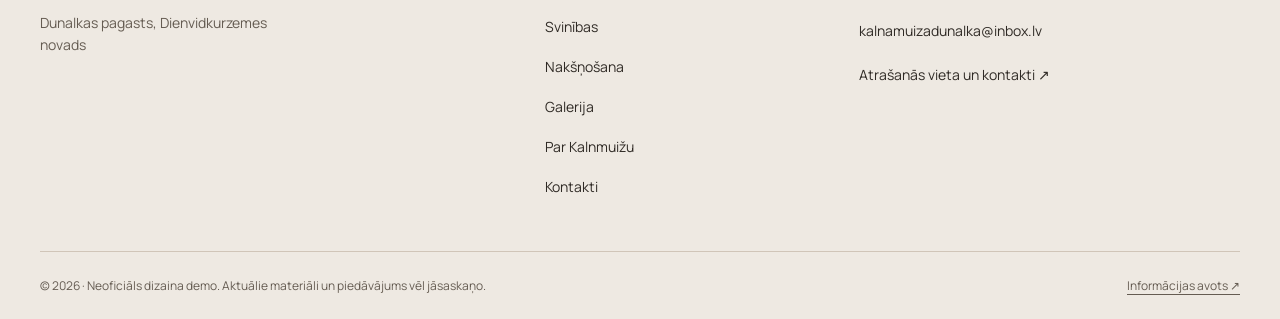
<file: par-kalnmuizu.html>
<!doctype html>
<html lang="lv">
<head>
  <meta charset="utf-8">
  <meta name="viewport" content="width=device-width, initial-scale=1">
  <meta name="theme-color" content="#f5f1ea">
  <meta name="robots" content="noindex,nofollow">
  <meta name="description" content="Par Kalnmuižu — vēsturiska viesu nama vieta Dunalkas pagastā, Dienvidkurzemē.">
  <title>Par Kalnmuižu | Neoficiāls demo</title>
  <link rel="preconnect" href="https://fonts.googleapis.com">
  <link rel="preconnect" href="https://fonts.gstatic.com" crossorigin>
  <link href="https://fonts.googleapis.com/css2?family=Manrope:wght@400;500;600;700&display=swap" rel="stylesheet">
  <link rel="stylesheet" href="styles.css">
</head>
<body>
  <a class="skip-link" href="#saturs">Pāriet uz saturu</a>
  <div class="demo-banner" role="note"><strong>NEOFICIĀLS DIZAINA DEMO</strong> · Informācija un foto vēl jāsaskaņo.</div>
  <header class="header">
    <div class="wrap header-in">
      <a class="brand" href="index.html" aria-label="Kalnmuiža — sākumlapa"><span class="brand-wordmark">Kalnmuiža</span></a>
      <nav class="header-nav" aria-label="Galvenā navigācija">
        <ul>
          <li><a href="index.html">Sākums</a></li>
          <li><a href="svinibas.html">Svinības</a></li>
          <li><a href="naksnosana.html">Nakšņošana</a></li>
          <li><a href="galerija.html">Galerija</a></li>
          <li><a href="par-kalnmuizu.html" aria-current="page">Par Kalnmuižu</a></li>
          <li><a href="kontakti.html">Kontakti</a></li>
          <li><a class="nav-contact" href="kontakti.html">Jautāt par pieejamību <span aria-hidden="true">↗</span></a></li>
        </ul>
      </nav>
      <div class="mobile-actions">
        <a class="mobile-call" href="tel:+37129824636" aria-label="Zvanīt uz Kalnmuižu">Zvanīt ↗</a>
        <details class="menu">
          <summary aria-label="Atvērt navigācijas izvēlni">Izvēlne</summary>
          <nav class="mobile-links" aria-label="Mobilā navigācija">
            <ul><li><a href="index.html">Sākums</a></li><li><a href="svinibas.html">Svinības</a></li><li><a href="naksnosana.html">Nakšņošana</a></li><li><a href="galerija.html">Galerija</a></li><li><a href="par-kalnmuizu.html" aria-current="page">Par Kalnmuižu</a></li><li><a href="kontakti.html">Kontakti</a></li></ul>
          </nav>
        </details>
      </div>
    </div>
  </header>
  <main id="saturs">
    <section class="page-intro" aria-labelledby="about-page-title">
      <div class="wrap">
        <nav class="breadcrumbs" aria-label="Lapas ceļš"><a href="index.html">Sākums</a><span aria-hidden="true">/</span><span aria-current="page">Par Kalnmuižu</span></nav>
        <h1 id="about-page-title">Vieta ar 200 gadu vēsturi</h1>
      </div>
    </section>
    <section class="section about-page" aria-labelledby="about-place-title">
      <div class="wrap about-page-grid">
        <div class="about-page-image" role="img" aria-label="Vieta aktuālai Kalnmuižas ēkas fotogrāfijai">
          <span>Kalnmuižas ēkas foto pēc saskaņošanas</span>
        </div>
        <div class="about-page-copy">
          <h2 class="heading" id="about-place-title">Kalnmuiža Dunalkas laukos</h2>
          <p>Kalnmuižas viesu nams atrodas Dunalkas pagastā, Dienvidkurzemē. Tūrisma aprakstos minēta aptuveni 200 gadus sena, atjaunota ēka bioloģiskās saimniecības teritorijā.</p>
          <p>Vieta saistīta ar privātām svinībām, nakšņošanu un atpūtu. Aktuālās iespējas un nosacījumus nepieciešams precizēt pie saimniekiem.</p>
          <a class="detail-link" href="galerija.html">Apskatīt galeriju <span aria-hidden="true">↗</span></a>
        </div>
      </div>
    </section>
    <section class="home-final" aria-label="Saziņa par pieejamību">
      <div class="wrap home-final-inner">
        <h2 class="heading">Iepazīsti Kalnmuižu tuvāk</h2>
        <a class="cta" href="kontakti.html">Jautāt par pieejamību <span aria-hidden="true">↗</span></a>
      </div>
    </section>
  </main>
  <footer class="site-footer">
    <div class="wrap">
      <div class="footer">
        <div class="footer-brand"><strong>Kalnmuiža</strong><span>Dunalkas pagasts, Dienvidkurzemes novads</span></div>
        <nav class="footer-nav" aria-label="Kājenes navigācija">
          <ul><li><a href="index.html">Sākums</a></li><li><a href="svinibas.html">Svinības</a></li><li><a href="naksnosana.html">Nakšņošana</a></li><li><a href="galerija.html">Galerija</a></li><li><a href="par-kalnmuizu.html" aria-current="page">Par Kalnmuižu</a></li><li><a href="kontakti.html">Kontakti</a></li></ul>
        </nav>
        <div class="footer-info">
          <a href="tel:+37129824636">+371 29824636</a>
          <a href="mailto:kalnamuizadunalka@inbox.lv">kalnamuizadunalka@inbox.lv</a>
          <a href="kontakti.html">Atrašanās vieta un kontakti ↗</a>
        </div>
      </div>
      <div class="legal-row"><span>© 2026 · Neoficiāls dizaina demo. Aktuālie materiāli un piedāvājums vēl jāsaskaņo.</span><a href="https://www.dienvidkurzeme.travel/visainfo/item/aizputes-apkartne/naktsmitnes-aizpute/viesu-nams-kalnmuiza-3/" target="_blank" rel="noopener noreferrer">Informācijas avots ↗</a></div>
    </div>
  </footer>
  <script>
  (() => {
    const menu=document.querySelector('.menu');
    if(!menu)return;
    menu.querySelectorAll('a').forEach(a=>a.addEventListener('click',()=>{menu.open=false;}));
    document.addEventListener('keydown',e=>{if(e.key==='Escape'&&menu.open){menu.open=false;menu.querySelector('summary')?.focus();}});
    document.addEventListener('click',e=>{if(menu.open&&!menu.contains(e.target))menu.open=false;});
  })();
  </script>
</body>
</html>
</file>
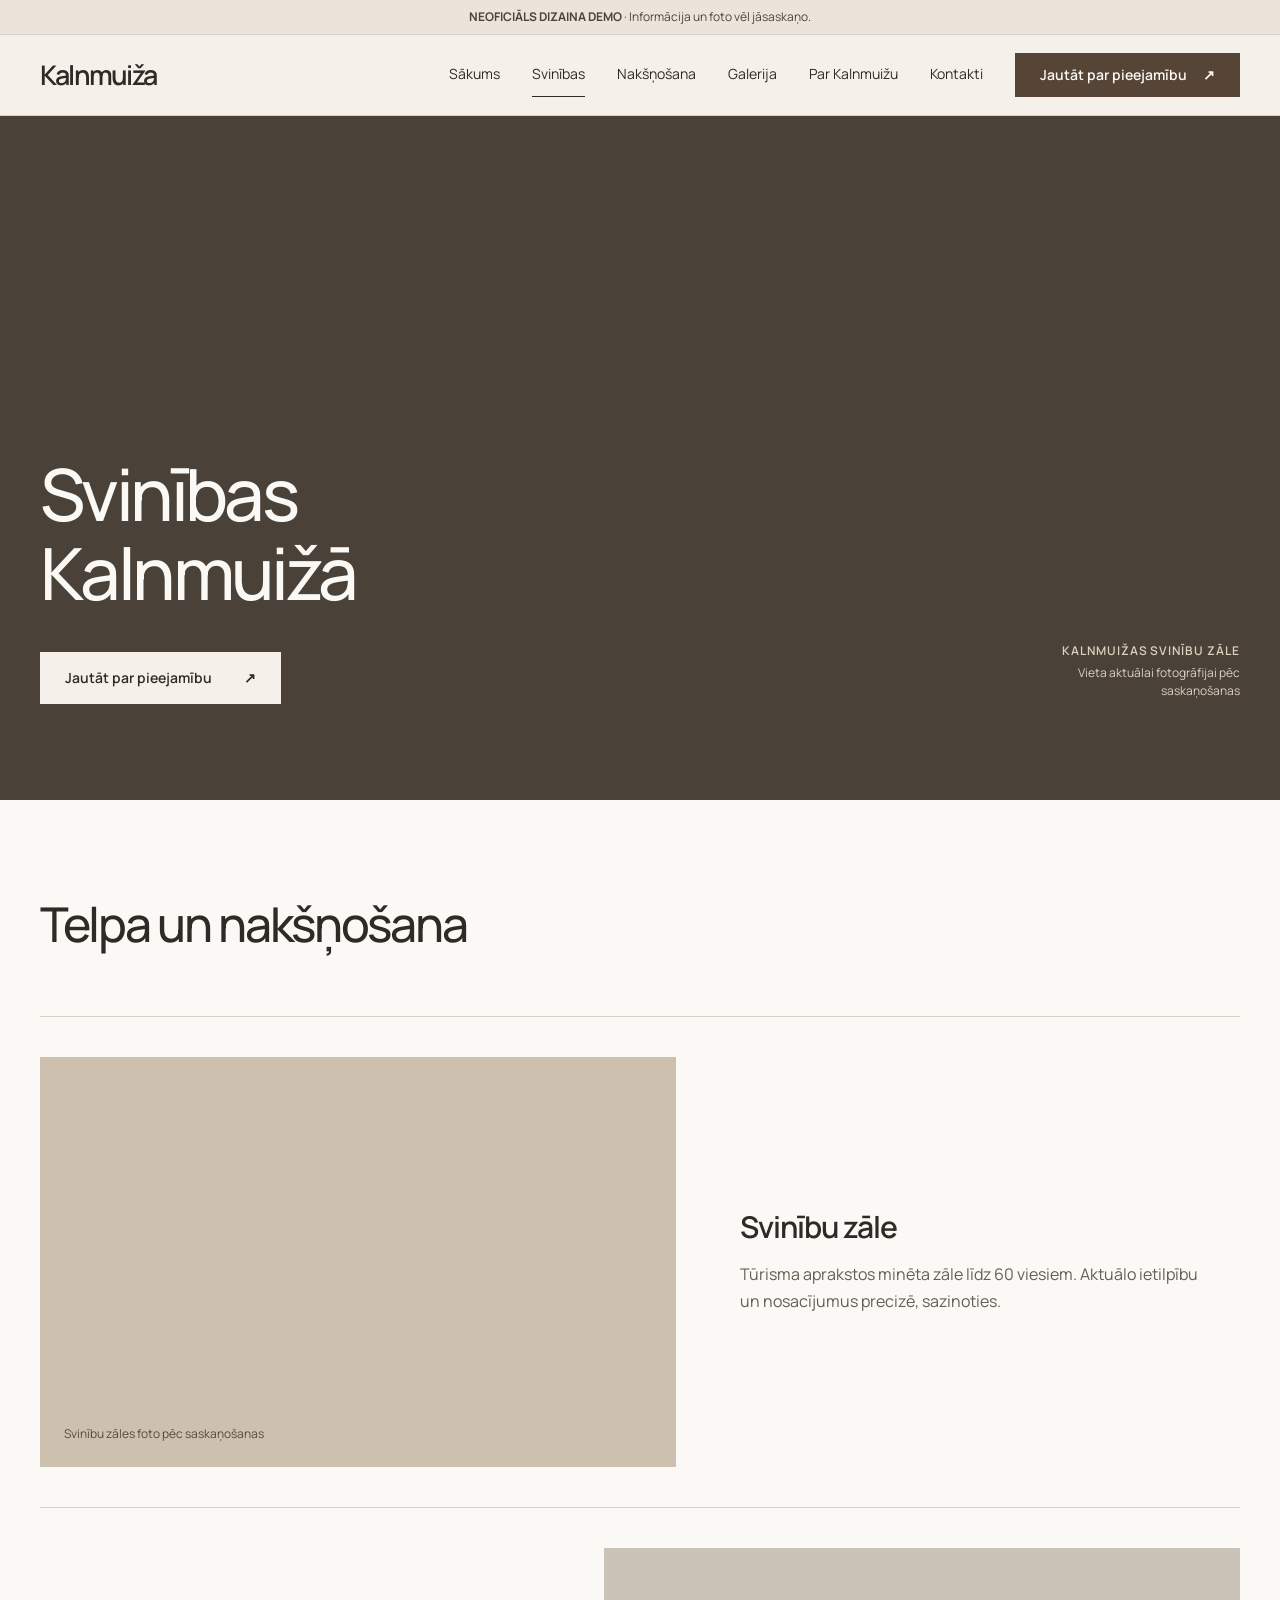
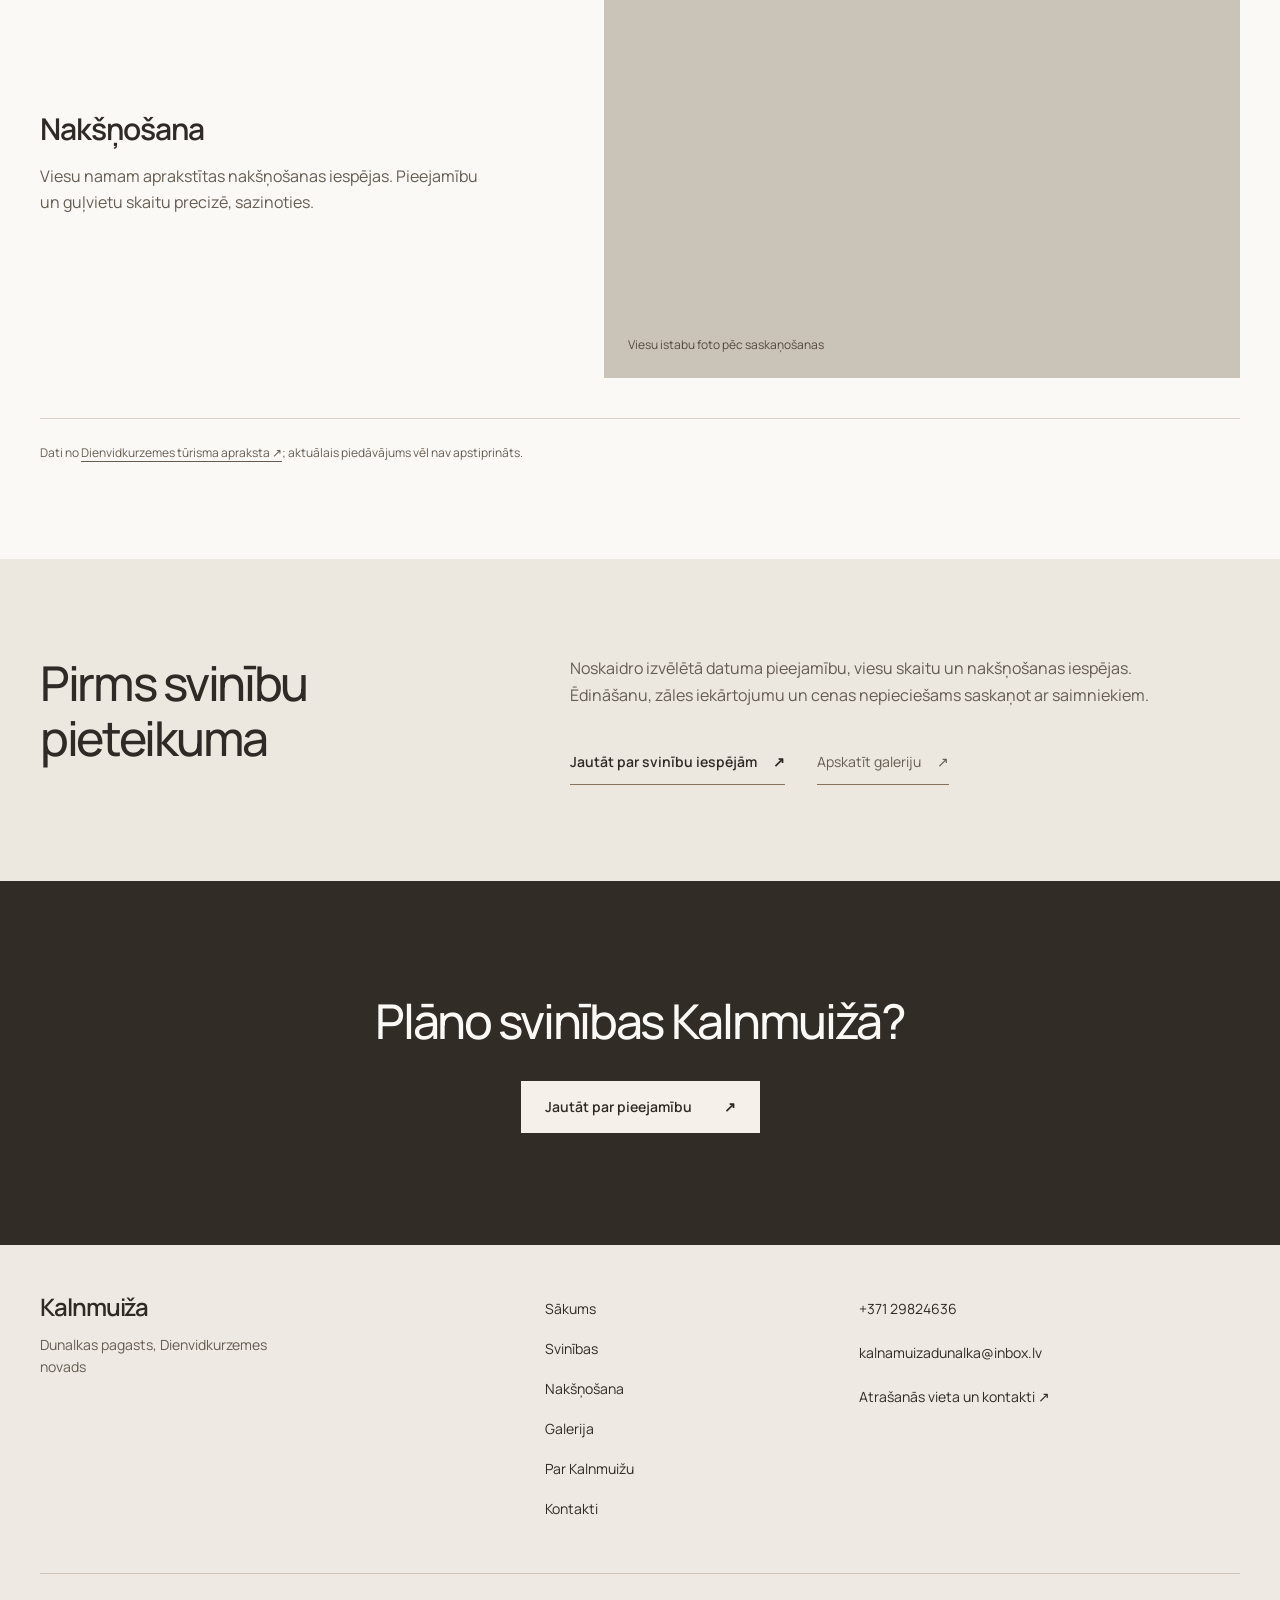
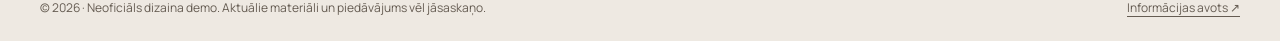
<file: svinibas.html>
<!doctype html>
<html lang="lv">
<head>
  <meta charset="utf-8">
  <meta name="viewport" content="width=device-width, initial-scale=1">
  <meta name="theme-color" content="#f5f1ea">
  <meta name="robots" content="noindex,nofollow">
  <meta name="description" content="Kalnmuiža Dunalkā — svinību vietas dizaina demo. Aktuālās cenas un pieejamība jāsaskaņo.">
  <title>Svinības Kalnmuižā | Dunalka — Dizaina demo</title>
  <link rel="preconnect" href="https://fonts.googleapis.com">
  <link rel="preconnect" href="https://fonts.gstatic.com" crossorigin>
  <link href="https://fonts.googleapis.com/css2?family=Manrope:wght@400;500;600;700&display=swap" rel="stylesheet">
  <link rel="stylesheet" href="styles.css">
</head>
<body>
  <a class="skip-link" href="#saturs">Pāriet uz saturu</a>
  <div class="demo-banner" role="note"><strong>NEOFICIĀLS DIZAINA DEMO</strong> · Informācija un foto vēl jāsaskaņo.</div>
  <header class="header">
    <div class="wrap header-in">
      <a class="brand" href="index.html" aria-label="Kalnmuiža — sākumlapa"><span class="brand-wordmark">Kalnmuiža</span></a>
      <nav class="header-nav" aria-label="Galvenā navigācija">
        <ul>
          <li><a href="index.html">Sākums</a></li>
          <li><a href="svinibas.html" aria-current="page">Svinības</a></li>
          <li><a href="naksnosana.html">Nakšņošana</a></li>
          <li><a href="galerija.html">Galerija</a></li>
          <li><a href="par-kalnmuizu.html">Par Kalnmuižu</a></li>
          <li><a href="kontakti.html">Kontakti</a></li>
          <li><a class="nav-contact" href="kontakti.html">Jautāt par pieejamību <span aria-hidden="true">↗</span></a></li>
        </ul>
      </nav>
      <div class="mobile-actions">
        <a class="mobile-call" href="tel:+37129824636" aria-label="Zvanīt uz Kalnmuižu">Zvanīt ↗</a>
        <details class="menu">
          <summary aria-label="Atvērt navigācijas izvēlni">Izvēlne</summary>
          <nav class="mobile-links" aria-label="Mobilā navigācija">
            <ul><li><a href="index.html">Sākums</a></li><li><a href="svinibas.html" aria-current="page">Svinības</a></li><li><a href="naksnosana.html">Nakšņošana</a></li><li><a href="galerija.html">Galerija</a></li><li><a href="par-kalnmuizu.html">Par Kalnmuižu</a></li><li><a href="kontakti.html">Kontakti</a></li></ul>
          </nav>
        </details>
      </div>
    </div>
  </header>
  <main id="saturs">
    <section class="celebration-hero" aria-labelledby="event-title">
      <div class="wrap celebration-hero-inner">
        <div class="celebration-hero-content">
          <h1 id="event-title">Svinības<br>Kalnmuižā</h1>
          <a class="celebration-cta" href="tel:+37129824636">Jautāt par pieejamību <span aria-hidden="true">↗</span></a>
        </div>
        <div class="celebration-photo-label">
          <strong>Kalnmuižas svinību zāle</strong>
          Vieta aktuālai fotogrāfijai pēc saskaņošanas
        </div>
      </div>
    </section>

    <section class="section celebration-spaces" aria-labelledby="spaces-title">
      <div class="wrap">
        <div class="celebration-spaces-head">
          <h2 class="heading" id="spaces-title">Telpa un nakšņošana</h2>
        </div>
        <div class="celebration-showcase">
          <article class="celebration-row" aria-labelledby="hall-title">
            <div class="celebration-image" role="img" aria-label="Vieta īstai Kalnmuižas svinību zāles fotogrāfijai">
              <span class="celebration-image-note">Svinību zāles foto pēc saskaņošanas</span>
            </div>
            <div class="celebration-copy">
              <h3 id="hall-title">Svinību zāle</h3>
              <p>Tūrisma aprakstos minēta zāle līdz 60 viesiem. Aktuālo ietilpību un nosacījumus precizē, sazinoties.</p>
            </div>
          </article>
          <article class="celebration-row celebration-row--reverse" aria-labelledby="stay-title">
            <div class="celebration-image" role="img" aria-label="Vieta īstai Kalnmuižas viesu istabu fotogrāfijai">
              <span class="celebration-image-note">Viesu istabu foto pēc saskaņošanas</span>
            </div>
            <div class="celebration-copy">
              <h3 id="stay-title">Nakšņošana</h3>
              <p>Viesu namam aprakstītas nakšņošanas iespējas. Pieejamību un guļvietu skaitu precizē, sazinoties.</p>
            </div>
          </article>
        </div>
        <p class="celebration-source">Dati no <a href="https://www.dienvidkurzeme.travel/visainfo/item/seminaru-telpas/telpas-50-100-cilvekiem-1/viesu-nams-kalnmuiza-5/" target="_blank" rel="noopener noreferrer">Dienvidkurzemes tūrisma apraksta ↗</a>; aktuālais piedāvājums vēl nav apstiprināts.</p>
      </div>
    </section>

    <section class="section celebration-planning" aria-labelledby="planning-title">
      <div class="wrap celebration-planning-grid">
        <div>
          <h2 class="heading" id="planning-title">Pirms svinību pieteikuma</h2>
        </div>
        <div class="celebration-planning-content">
          <p>Noskaidro izvēlētā datuma pieejamību, viesu skaitu un nakšņošanas iespējas. Ēdināšanu, zāles iekārtojumu un cenas nepieciešams saskaņot ar saimniekiem.</p>
          <div class="celebration-planning-links">
            <a class="detail-link" href="tel:+37129824636">Jautāt par svinību iespējām <span aria-hidden="true">↗</span></a>
            <a class="detail-link celebration-gallery-link" href="galerija.html">Apskatīt galeriju <span aria-hidden="true">↗</span></a>
          </div>
        </div>
      </div>
    </section>

    <section class="home-final" aria-label="Saziņa par pieejamību">
      <div class="wrap home-final-inner">
        <h2 class="heading">Plāno svinības Kalnmuižā?</h2>
        <a class="cta" href="kontakti.html">Jautāt par pieejamību <span aria-hidden="true">↗</span></a>
      </div>
    </section>
  </main>
  <footer class="site-footer">
    <div class="wrap">
      <div class="footer">
        <div class="footer-brand"><strong>Kalnmuiža</strong><span>Dunalkas pagasts, Dienvidkurzemes novads</span></div>
        <nav class="footer-nav" aria-label="Kājenes navigācija">
          <ul><li><a href="index.html">Sākums</a></li><li><a href="svinibas.html" aria-current="page">Svinības</a></li><li><a href="naksnosana.html">Nakšņošana</a></li><li><a href="galerija.html">Galerija</a></li><li><a href="par-kalnmuizu.html">Par Kalnmuižu</a></li><li><a href="kontakti.html">Kontakti</a></li></ul>
        </nav>
        <div class="footer-info">
          <a href="tel:+37129824636">+371 29824636</a>
          <a href="mailto:kalnamuizadunalka@inbox.lv">kalnamuizadunalka@inbox.lv</a>
          <a href="kontakti.html">Atrašanās vieta un kontakti ↗</a>
        </div>
      </div>
      <div class="legal-row"><span>© 2026 · Neoficiāls dizaina demo. Aktuālie materiāli un piedāvājums vēl jāsaskaņo.</span><a href="https://www.dienvidkurzeme.travel/visainfo/item/aizputes-apkartne/naktsmitnes-aizpute/viesu-nams-kalnmuiza-3/" target="_blank" rel="noopener noreferrer">Informācijas avots ↗</a></div>
    </div>
  </footer>
  <script>
  (() => {
    const menu=document.querySelector('.menu');
    if(!menu)return;
    menu.querySelectorAll('a').forEach(a=>a.addEventListener('click',()=>{menu.open=false;}));
    document.addEventListener('keydown',e=>{if(e.key==='Escape'&&menu.open){menu.open=false;menu.querySelector('summary')?.focus();}});
    document.addEventListener('click',e=>{if(menu.open&&!menu.contains(e.target))menu.open=false;});
  })();
  </script>
</body>
</html>
</file>
<file: styles.css>
/* KESTREL VISUAL DIRECTION v1.1 — Kalnmuiža project-specific design system.
     LOCKED: Heritage Editorial, KARLE-inspired full-width hero, primary CTA.
     Type: 72/48/30/16 desktop, 40/32/24/16 mobile.
     Spacing: 4/8 px base, 1280 px container, 40/20 px gutters, 96/64 px sections.
     One coherent cascade, not incremental override patches. */
  :root {
    --cream:#f5f1ea;
    --paper:#fbf9f5;
    --stone:#ded4c7;
    --ink:#2f2a25;
    --muted:#655c52;
    --brown:#564437;
    --line:#d8d0c5;
    --forest:#40473e;
    --heading-font:"Manrope",Arial,Helvetica,sans-serif;
    --sans:"Manrope",Arial,Helvetica,sans-serif;
    --container:1280px;
    --page-pad:40px;
    --section-pad:96px;
    --h1:72px;
    --h2:48px;
    --h3:30px;
    --body:16px;
    --secondary:14px;
    --label:12px;
    --s1:4px;--s2:8px;--s3:12px;--s4:16px;
    --s6:24px;--s8:32px;--s10:40px;--s12:48px;
    --s16:64px;--s20:80px;--s24:96px;--s30:120px;
    --header-height:80px;
  }

  /* Foundations */
  *,*::before,*::after {box-sizing:border-box;}
  html {scroll-behavior:smooth;}
  body {margin:0;background:var(--cream);color:var(--ink);font:400 var(--body)/1.6 var(--sans);-webkit-font-smoothing:antialiased;}
  h1,h2,h3,p,figure {margin:0;}
  a {color:inherit;text-decoration:none;}
  button,summary {font:inherit;}
  a:focus-visible,summary:focus-visible {outline:2px solid #b08c66;outline-offset:4px;}
  ::selection {background:#decbb5;color:var(--ink);}
  .wrap {width:100%;max-width:var(--container);margin-inline:auto;padding-inline:var(--page-pad);}
  .section {padding-block:var(--section-pad);}
  main section[id] {scroll-margin-top:calc(var(--header-height) + var(--s4));}
  .skip-link {position:fixed;top:-100px;left:var(--s4);z-index:50;background:var(--paper);padding:var(--s3) var(--s4);font-size:var(--secondary);}
  .skip-link:focus {top:var(--s4);}
  .demo-banner {padding:var(--s2) var(--s4);text-align:center;background:#ebe4db;color:#504437;border-bottom:1px solid var(--line);font-size:12px;line-height:1.5;letter-spacing:0;}

  /* Header: clear logo, compact nav, one main action. */
  .header {position:sticky;top:0;z-index:15;background:var(--cream);border-bottom:1px solid var(--line);}
  .header-in {min-height:var(--header-height);display:flex;align-items:center;justify-content:space-between;gap:var(--s6);}
  .brand {display:inline-flex;align-items:center;min-width:0;flex-shrink:0;}
  .brand-wordmark {font:600 27px/1.1 var(--heading-font);letter-spacing:-.065em;white-space:nowrap;}
  .header-nav {font-size:var(--secondary);}
  .header-nav ul {display:flex;align-items:center;gap:var(--s8);list-style:none;margin:0;padding:0;}
  .header-nav li {display:flex;align-items:center;}
  .header-nav a {display:inline-flex;align-items:center;min-height:44px;white-space:nowrap;border-bottom:1px solid transparent;}
  .header-nav a:not(.nav-contact):hover,.header-nav a[aria-current="page"] {border-bottom-color:var(--ink);}
  .header-nav .header-phone {font-size:13px;}
  .nav-contact {padding:var(--s2) var(--s6);gap:var(--s4);border:1px solid var(--brown)!important;background:var(--brown);color:var(--paper);font-weight:600;transition:background .18s,color .18s;}
  .nav-contact:hover {color:var(--paper);background:var(--ink);border-color:var(--ink)!important;}
  .mobile-actions {display:none;align-items:center;gap:var(--s2);}
  .mobile-call {display:inline-flex;align-items:center;justify-content:center;min-height:44px;padding:var(--s2) var(--s3);background:var(--brown);color:var(--paper);font-size:var(--secondary);font-weight:600;}
  .menu {display:none;position:relative;}
  .menu summary {display:flex;align-items:center;min-height:44px;padding:var(--s2) var(--s3);font-size:var(--secondary);list-style:none;border:1px solid var(--line);cursor:pointer;}
  .menu summary::-webkit-details-marker {display:none;}
  .mobile-links {position:absolute;top:calc(100% + var(--s2));right:0;width:min(260px,calc(100vw - 40px));background:var(--paper);border:1px solid var(--line);box-shadow:0 16px 32px #2f2a2522;padding:var(--s2);}
  .mobile-links ul,.footer-nav ul {list-style:none;margin:0;padding:0;}
  .mobile-links a {display:flex;align-items:center;min-height:44px;padding:var(--s2) var(--s3);font-size:var(--secondary);}
  .mobile-links a:hover {background:var(--cream);}

  /* Hero: KARLE-inspired strong full-bleed composition, but warm Kalnmuiža heritage character. */
  .hero {position:relative;display:flex;align-items:flex-end;min-height:clamp(590px,78svh,790px);overflow:hidden;background:#49433b;color:#fffaf1;}
  .hero-inner {padding-block:var(--s24) var(--s30);}
  .hero-copy {max-width:720px;}
  .hero-kicker {margin-bottom:var(--s6);font-size:var(--secondary);line-height:1.5;letter-spacing:.02em;color:#e6dbcf;}
  .hero h1 {max-width:780px;margin-bottom:var(--s8);font:500 var(--h1)/1.09 var(--heading-font);letter-spacing:-.05em;text-wrap:balance;}
  .cta {display:inline-flex;align-items:center;justify-content:space-between;gap:var(--s8);min-height:52px;padding:var(--s3) var(--s6);background:var(--cream);color:var(--ink);font-size:var(--secondary);font-weight:600;transition:background .18s;}
  .cta:hover {background:#e4d6c6;}
  .hero-photo-label {position:absolute;right:var(--page-pad);bottom:var(--s6);max-width:270px;text-align:right;font-size:var(--label);line-height:1.5;color:#e9ded0;}
  .hero-photo-label span {display:block;margin-bottom:var(--s1);font-size:var(--label);font-weight:600;letter-spacing:.04em;}

  /* Shared typography */
  .heading {font:500 var(--h2)/1.16 var(--heading-font);letter-spacing:-.048em;text-wrap:balance;}
  .eyebrow {font-size:var(--label);line-height:1.4;letter-spacing:.05em;font-weight:600;color:#765d47;}
  .body-copy {max-width:65ch;font-size:var(--body);line-height:1.65;color:var(--muted);}

  /* About: short editorial introduction with independent left label and story. */
  .about {display:grid;grid-template-columns:minmax(160px,.32fr) minmax(0,1fr);gap:var(--s16);align-items:start;}
  .about-section {background:#ede8e0;}
  .about-label {padding-top:var(--s2);}
  .about-link {margin-top:var(--s6);}

  .about-copy {max-width:720px;}
  .about .heading {margin-bottom:var(--s6);}
  .small-rule {display:none;}

  /* Services: KARLE-inspired editorial row cadence; no decorative cards. */
  .places {background:var(--paper);}
  .places-head {margin-bottom:var(--s12);}
  .places-head .heading {max-width:800px;}
  .feature {display:grid;grid-template-columns:minmax(0,1.14fr) minmax(0,.86fr);gap:var(--s16);align-items:center;padding-block:var(--s12);border-top:1px solid var(--line);}
  .feature--reversed {grid-template-columns:minmax(0,.86fr) minmax(0,1.14fr);border-bottom:1px solid var(--line);}
  .feature--reversed .feature-media {grid-column:2;grid-row:1;}
  .feature--reversed .feature-copy {grid-column:1;grid-row:1;}
  .feature-media {position:relative;min-width:0;aspect-ratio:1.54;background:#cfc1ae;}
  .feature--reversed .feature-media {aspect-ratio:1.50;background:#d4cfc5;}
  .feature-media .placeholder {position:absolute;left:var(--s8);bottom:var(--s8);max-width:calc(100% - 64px);text-align:left;color:#584c40;}
  .feature-media .placeholder strong {display:block;margin-bottom:var(--s2);font:500 var(--h3)/1.2 var(--heading-font);letter-spacing:-.035em;}
  .feature-media .placeholder small {display:block;font-size:var(--label);line-height:1.5;color:#665c51;}
  .feature-copy {max-width:490px;}
  .feature-copy h3 {margin-bottom:var(--s4);font:600 var(--h3)/1.22 var(--heading-font);letter-spacing:-.035em;}
  .feature-copy p {max-width:56ch;font-size:var(--body);line-height:1.65;color:var(--muted);}
  .feature--last {display:grid;grid-template-columns:minmax(0,.94fr) minmax(0,1.06fr);margin-top:var(--s12);background:#ebe4d9;align-items:stretch;}
  .feature--last .feature-copy {align-self:center;padding:var(--s16);max-width:none;}
  .feature--last .feature-media {min-height:350px;aspect-ratio:auto;background:#c8c8b8;}
  .feature--last .feature-media .placeholder strong {color:#4d5146;}
  .feature--last .feature-media .placeholder small {color:#5f6358;}

  /* Location: no decorative duplicate location statement. */
  .where {background:#e6ded1;padding-block:var(--section-pad);}
  .where-grid {display:grid;grid-template-columns:minmax(0,.9fr) minmax(0,1.1fr);align-items:center;gap:var(--s16);}
  .where-copy {min-width:0;max-width:530px;}
  .where-map {min-width:0;}
  .where-map-frame {position:relative;aspect-ratio:1.5;min-height:320px;background:#d3c9bb;overflow:hidden;}
  .where-map-frame iframe {display:block;position:absolute;inset:0;width:100%;height:100%;border:0;}
  .where-map-note {margin-top:var(--s2);font-size:var(--label);line-height:1.5;color:var(--muted);}
  .where .heading {margin:var(--s3) 0 var(--s6);}
  .where-description {max-width:65ch;margin-bottom:var(--s6);font-size:var(--body);line-height:1.65;color:var(--muted);}
  .detail-link {display:inline-flex;align-items:center;min-height:44px;gap:var(--s4);border-bottom:1px solid #86735f;font-size:var(--secondary);font-weight:600;}
  .detail-link:hover {border-bottom-color:var(--ink);}

  /* Contact and independent footer — unmistakable next action. */
  .contact {padding:var(--section-pad) 0;background:#322c26;color:#f8f3e9;}
  .contact-grid {display:grid;grid-template-columns:minmax(0,1.1fr) minmax(0,.9fr);gap:var(--s20);align-items:start;}
  .contact .eyebrow {display:block;margin-bottom:var(--s6);color:#dbc4ae;}
  .contact .heading {max-width:560px;margin-bottom:var(--s6);}
  .contact p {max-width:52ch;color:#d5c9bc;font-size:var(--body);line-height:1.7;}
  .contact-way {display:flex;flex-direction:column;align-items:flex-start;gap:var(--s6);padding-top:var(--s6);}
  .contact-label {font-size:var(--label);text-transform:uppercase;letter-spacing:.09em;color:#d5c9bc;}
  .phone {display:inline-flex;gap:var(--s6);align-items:center;font:500 32px/1.2 var(--heading-font);letter-spacing:-.035em;padding-bottom:var(--s3);border-bottom:1px solid #ac9885;}
  .phone:hover {color:#e9d4bd;}
  .contact-secondary {display:flex;flex-wrap:wrap;gap:var(--s6);font-size:var(--secondary);}
  .contact-secondary a {text-decoration:underline;text-underline-offset:5px;}
  .site-footer {padding:var(--s16) 0 var(--s6);background:#eee9e2;color:var(--ink);}
  .footer {display:grid;grid-template-columns:minmax(0,1.2fr) minmax(0,.7fr) minmax(0,1fr);gap:var(--s12);padding-bottom:var(--s12);font-size:var(--secondary);}
  .footer-brand,.footer-info {display:flex;flex-direction:column;gap:var(--s3);min-width:0;}
  .footer-brand strong {font:600 24px/1.2 var(--heading-font);letter-spacing:-.045em;}
  .footer-brand span {max-width:27ch;color:var(--muted);line-height:1.6;}
  .footer-nav ul {display:flex;flex-direction:column;gap:var(--s2);}
  .footer-nav a,.footer-info a {display:inline-flex;align-items:center;min-height:32px;text-decoration:none;}
  .footer-nav a:hover,.footer-info a:hover {text-decoration:underline;text-underline-offset:4px;}
  .footer-info {font-size:var(--secondary);overflow-wrap:anywhere;}
  .legal-row {display:flex;align-items:start;justify-content:space-between;gap:var(--s6);padding-top:var(--s6);border-top:1px solid #d0c5b8;color:var(--muted);font-size:var(--label);line-height:1.6;}
  .legal-row a {text-decoration:underline;text-underline-offset:4px;white-space:nowrap;}

  /* Tablet: keep usable nav and balanced columns. */
  @media(max-width:1120px) {
    .header-nav {display:none;}
    .mobile-actions,.menu {display:flex;}
  }
  @media(max-width:1024px) {
    :root {--page-pad:32px;}
    .feature,.feature--reversed {gap:var(--s12);}
    .contact-grid {gap:var(--s12);}
  }
  @media(max-width:860px) {
    .about {grid-template-columns:1fr;gap:var(--s6);}
    .feature,.feature--reversed {grid-template-columns:1fr;gap:var(--s6);}
    .feature--reversed .feature-media,.feature--reversed .feature-copy {grid-column:auto;grid-row:auto;}
    .feature-media,.feature--reversed .feature-media {aspect-ratio:1.5;}
    .feature--last {grid-template-columns:1fr;}
    .feature--last .feature-copy {grid-row:2;padding:var(--s8);}
    .feature--last .feature-media {grid-row:1;min-height:0;aspect-ratio:1.5;}
    .contact-grid {grid-template-columns:1fr;gap:var(--s12);}
    .where-grid {grid-template-columns:1fr;gap:var(--s8);}
    .where-copy {max-width:650px;}
    .footer {grid-template-columns:repeat(2,minmax(0,1fr));}
    .footer-brand {grid-column:1/-1;}
    .hero-photo-label {right:var(--page-pad);}
  }
  /* Mobile gets its own typography, gutter and section rhythm. */
  @media(max-width:760px) {
    :root {--page-pad:20px;--section-pad:64px;--h1:40px;--h2:32px;--h3:24px;--header-height:72px;}
    .header-in {min-height:var(--header-height);gap:var(--s2);}
    .brand {gap:var(--s2);}
    .brand-wordmark {font-size:24px;}
    .hero {display:flex;flex-direction:column;align-items:stretch;justify-content:center;min-height:clamp(510px,73svh,680px);}
    .hero-inner {padding-block:var(--s24) var(--s12);}
    .hero h1 {max-width:560px;margin-bottom:var(--s6);}
    .hero-kicker {margin-bottom:var(--s4);}
    .hero-photo-label {position:static;max-width:none;padding:0 var(--page-pad) var(--s6);text-align:left;font-size:11px;}
    .hero-photo-label span {display:inline;margin-right:var(--s2);}
    .about {gap:var(--s6);}
    .places-head {margin-bottom:var(--s8);}
    .feature,.feature--reversed {gap:var(--s6);padding-block:var(--s8);margin-bottom:0;}
    .feature-media,.feature--reversed .feature-media {aspect-ratio:1.25;}
    .feature-media .placeholder {left:var(--s6);bottom:var(--s6);max-width:calc(100% - 48px);}
    .feature--last {margin-top:var(--s8);}
    .feature--last .feature-copy {padding:var(--s6);}
    .feature--last .feature-media {aspect-ratio:1.25;}
    .where .heading {margin-block:var(--s3) var(--s6);}
    .where-map-frame {min-height:260px;aspect-ratio:4/3;}
    .contact-way {gap:var(--s4);padding-top:0;}
    .footer {gap:var(--s8);}
    .legal-row {flex-direction:column;gap:var(--s3);}
  }
  @media(max-width:420px) {
    .brand-wordmark {font-size:21px;}
    .mobile-call,.menu summary {font-size:13px;padding-inline:var(--s2);}
    .phone {font-size:30px;}
  }
  @media(max-width:350px) {
    .brand-wordmark {font-size:20px;}
  }
  @media(prefers-reduced-motion:reduce) {
    html {scroll-behavior:auto;}
    *,*::before,*::after {transition:none!important;animation:none!important;}
  }


.feature-more {margin-top:var(--s6);}

/* Svinības — KARLE editorial principles, Kalnmuiža's own warm historical identity.
   Full-width photography-led composition (honest placeholder until licensed photos),
   quiet information strip, alternating large editorial layouts. No cards or gimmicks. */
.celebration-hero {
  position:relative; display:flex; align-items:flex-end;
  min-height:clamp(540px,76svh,780px);
  background:#4a4239; color:var(--paper); overflow:hidden;
}
.celebration-hero-inner {
  position:relative;display:flex;align-items:flex-end;justify-content:space-between;
  width:100%;gap:var(--s16);padding-top:var(--s30);padding-bottom:var(--s24);
}
.celebration-hero-content {max-width:800px;}
.celebration-hero .eyebrow {display:block;margin-bottom:var(--s6);color:#e1d5c5;letter-spacing:.09em;text-transform:uppercase;}
.celebration-hero h1 {
  max-width:760px;font:500 var(--h1)/1.1 var(--heading-font);letter-spacing:-.05em;
  text-wrap:balance;
}
.celebration-hero .celebration-cta {
  display:inline-flex;align-items:center;justify-content:space-between;
  min-height:52px;gap:var(--s8);margin-top:var(--s10);
  padding:var(--s3) var(--s6);border:1px solid var(--cream);background:var(--cream);
  font-size:var(--secondary);font-weight:600;color:var(--ink);
  transition:color .18s,background .18s;
}
.celebration-hero .celebration-cta:hover {background:#e4d6c6;border-color:#e4d6c6;}
.celebration-hero .celebration-cta:focus-visible {outline:2px solid #fffaf1;outline-offset:4px;}
.celebration-photo-label {
  flex:0 0 205px;max-width:205px;align-self:flex-end;
  padding-bottom:var(--s1);font-size:var(--label);line-height:1.5;text-align:right;color:#ddd0bf;
}
.celebration-photo-label strong {
  display:block;margin-bottom:var(--s1);font-size:var(--label);
  font-weight:600;letter-spacing:.08em;text-transform:uppercase;
}
/* Only verified generic categories; do not imply unconfirmed booking facilities. */
.celebration-spaces {background:var(--paper);}
.celebration-spaces-head {margin-bottom:var(--s16);}
.celebration-spaces-head .eyebrow {display:block;margin-bottom:var(--s3);}
.celebration-spaces-head .heading {max-width:720px;}
.celebration-showcase {border-top:1px solid var(--line);}
.celebration-row {
  display:grid;grid-template-columns:minmax(0,1.12fr) minmax(0,.88fr);
  gap:var(--s16);align-items:center;padding:var(--s10) 0;
  border-bottom:1px solid var(--line);
}
.celebration-row--reverse {grid-template-columns:minmax(0,.88fr) minmax(0,1.12fr);}
.celebration-row--reverse .celebration-image {grid-column:2;grid-row:1;}
.celebration-row--reverse .celebration-copy {grid-column:1;grid-row:1;}
.celebration-image {
  position:relative;aspect-ratio:1.55;overflow:hidden;min-width:0;
  background:#cec0af;
}
.celebration-row--reverse .celebration-image {aspect-ratio:1.48;background:#c9c3b8;}
.celebration-image-note {
  position:absolute;bottom:var(--s6);left:var(--s6);
  max-width:calc(100% - 48px);font-size:var(--label);
  line-height:1.5;color:#564a3e;
}
.celebration-copy {max-width:460px;}
.celebration-copy h3 {font:600 var(--h3)/1.2 var(--heading-font);letter-spacing:-.035em;margin-bottom:var(--s4);}
.celebration-copy p {font-size:var(--body);line-height:1.65;max-width:48ch;color:var(--muted);}
.celebration-source {margin-top:var(--s6);font-size:var(--label);line-height:1.65;color:var(--muted);}
.celebration-source a {text-decoration:underline;text-underline-offset:4px;}

@media(max-width:1024px) {
  .celebration-hero-inner {gap:var(--s8);}
  .celebration-row,.celebration-row--reverse {gap:var(--s12);}
}
@media(max-width:860px) {
  .celebration-row,.celebration-row--reverse {grid-template-columns:1fr;gap:var(--s6);}
  .celebration-row--reverse .celebration-image,.celebration-row--reverse .celebration-copy {grid-column:auto;grid-row:auto;}
  .celebration-image,.celebration-row--reverse .celebration-image {aspect-ratio:1.6;}
  .celebration-copy {max-width:640px;}
}
@media(max-width:760px) {
  .celebration-hero {min-height:0;}
  .celebration-hero-inner {display:block;padding-top:var(--s30);padding-bottom:var(--s16);}
  .celebration-hero .eyebrow {margin-bottom:var(--s4);}
  .celebration-hero .celebration-cta {margin-top:var(--s8);}
  .celebration-photo-label {max-width:none;margin-top:var(--s24);text-align:left;}
  .celebration-photo-label strong {display:inline;margin-right:var(--s2);}
  .celebration-spaces-head {margin-bottom:var(--s8);}
  .celebration-row,.celebration-row--reverse {padding:var(--s6) 0;gap:var(--s6);}
  .celebration-image,.celebration-row--reverse .celebration-image {aspect-ratio:1.33;}
}

/* Gallery: three editorial image locations, never substitute unlicensed imagery. */
.photo-gallery {background:var(--cream);}
.gallery-head {display:flex;align-items:end;justify-content:space-between;gap:var(--s12);margin-bottom:var(--s12);}
.gallery-head .heading {max-width:760px;}
.gallery-head p {max-width:32ch;font-size:var(--secondary);line-height:1.7;color:var(--muted);}
.gallery-grid {display:grid;grid-template-columns:minmax(0,1.2fr) minmax(0,1fr);grid-template-rows:200px 200px;gap:var(--s3);}
.gallery-frame {position:relative;margin:0;min-width:0;overflow:hidden;background:#d0c4b5;}
.gallery-frame--large {grid-row:1 / span 2;background:#c3b3a2;}
.gallery-frame--hall {background:#d1c8b8;}
.gallery-frame--rooms {background:#c9c9bd;}
.gallery-frame figcaption {position:absolute;bottom:var(--s6);left:var(--s6);right:var(--s6);display:flex;flex-direction:column;gap:var(--s1);}
.gallery-frame figcaption strong {font:500 24px/1.25 var(--heading-font);letter-spacing:-.04em;color:#4a4138;}
.gallery-frame figcaption span {font-size:var(--label);line-height:1.55;color:#564c41;}
.gallery-note {margin-top:var(--s4);max-width:72ch;font-size:var(--label);line-height:1.65;color:var(--muted);}
@media(max-width:860px) {
  .gallery-head {display:block;}
  .gallery-head p {margin-top:var(--s4);max-width:60ch;}
}
@media(max-width:760px) {
  .gallery-head {margin-bottom:var(--s8);}
  .gallery-grid {grid-template-columns:repeat(2,minmax(0,1fr));grid-template-rows:auto;gap:var(--s2);}
  .gallery-frame {aspect-ratio:1 / 1;min-height:0;}
  .gallery-frame--large {grid-column:1 / -1;grid-row:auto;aspect-ratio:1.55;}
  .gallery-frame figcaption {bottom:var(--s4);left:var(--s4);right:var(--s4);}
  .gallery-frame figcaption strong {font-size:18px;}
  .gallery-frame figcaption span {font-size:11px;}
}

/* Celebrations: pre-inquiry details instead of invented price lists or amenities. */
.celebration-planning {background:#ece7df;}
.celebration-planning-grid {display:grid;grid-template-columns:minmax(0,.82fr) minmax(0,1.18fr);gap:var(--s16);align-items:start;}
.celebration-planning .eyebrow {display:block;margin-bottom:var(--s3);}
.celebration-planning .heading {max-width:550px;}
.celebration-planning-content p {max-width:60ch;font-size:var(--body);line-height:1.7;color:var(--muted);}
.celebration-planning-links {display:flex;align-items:center;flex-wrap:wrap;gap:var(--s8);margin-top:var(--s8);}
.celebration-gallery-link {font-weight:400;color:var(--muted);}
@media(max-width:860px) {
  .celebration-planning-grid {grid-template-columns:1fr;gap:var(--s8);}
}
@media(max-width:760px) {
  .celebration-planning-links {align-items:flex-start;flex-direction:column;gap:var(--s3);margin-top:var(--s6);}
}


/* KARLE-inspired multi-page architecture — concise homepage and purposeful detail pages. */
.page-intro {background:var(--paper);padding-block:var(--s24) var(--s16);}
.breadcrumbs {display:flex;gap:var(--s3);align-items:center;margin-bottom:var(--s16);font-size:var(--secondary);color:var(--muted);}
.breadcrumbs a {text-decoration:underline;text-underline-offset:5px;}
.page-intro h1 {font:500 var(--h1)/1.1 var(--heading-font);letter-spacing:-.05em;max-width:940px;text-wrap:balance;}
.home-hero {min-height:clamp(520px,73svh,740px);}
.home-hero .hero-inner {padding-bottom:var(--s24);}
.home-hero .hero-copy {max-width:780px;}
.home-hero .hero h1 {margin-bottom:var(--s8);}
.home-offerings {background:var(--paper);}
.section-centered {text-align:center;max-width:860px;margin-inline:auto;margin-bottom:var(--s16);}
.section-centered .heading {margin-inline:auto;}
.home-story {background:#ebe5dc;}
.home-story-inner {display:grid;grid-template-columns:minmax(0,1fr) minmax(0,1fr);gap:var(--s16);align-items:start;}
.home-story-inner p {color:var(--muted);font-size:var(--body);line-height:1.75;max-width:58ch;}
.home-story .detail-link {margin-top:var(--s6);}
.home-final {background:#322c26;color:var(--paper);padding-block:var(--section-pad);}
.home-final-inner {display:flex;flex-direction:column;align-items:center;justify-content:center;gap:var(--s8);text-align:center;}
.home-final .heading {max-width:900px;text-align:center;}
.home-final .cta {flex-shrink:0;}
.room-guide {background:var(--paper);}
.room-guide .section-centered {margin-bottom:var(--s12);}
.room-guide-points {display:grid;grid-template-columns:repeat(3,minmax(0,1fr));gap:var(--s6);}
.room-guide-point {padding-top:var(--s6);border-top:1px solid var(--line);display:flex;flex-direction:column;align-items:flex-start;gap:var(--s3);}
.room-kind-icon {width:30px;height:30px;color:var(--brown);}
.room-guide-point strong {font-size:var(--body);line-height:1.5;font-weight:600;}
.room-guide-point span {font-size:var(--secondary);color:var(--muted);line-height:1.65;}
.detail-split {display:grid;grid-template-columns:minmax(0,1fr) minmax(0,1fr);gap:var(--s16);align-items:center;}
.detail-photo {aspect-ratio:1.38;display:flex;align-items:flex-end;background:#d1c4b4;padding:var(--s8);font-size:var(--secondary);color:#574c40;}
.detail-text h2 {margin-bottom:var(--s6);}
.detail-text p {font-size:var(--body);line-height:1.7;color:var(--muted);max-width:56ch;}
.detail-text .detail-link {margin-top:var(--s6);}
.photo-gallery-page {background:var(--paper);}
.gallery-intro {margin-bottom:var(--s12);color:var(--muted);max-width:65ch;font-size:var(--secondary);line-height:1.7;}
.gallery-intro a {text-decoration:underline;}
.page-gallery-grid {display:grid;grid-template-columns:minmax(0,1.2fr) minmax(0,1fr);grid-template-rows:220px 220px;gap:var(--s3);}
.page-gallery-grid .gallery-frame--large {grid-row:1 / span 2;}
.page-gallery-grid .gallery-frame {min-height:0;}
.contacts-page {background:var(--paper);}
.contacts-grid {display:grid;grid-template-columns:minmax(0,.92fr) minmax(0,1.08fr);gap:var(--s16);align-items:center;}
.contacts-main {display:flex;flex-direction:column;align-items:flex-start;gap:var(--s6);}
.contacts-page .where-map-frame {aspect-ratio:1.25;min-height:340px;}
.site-footer {padding-top:var(--s12);}
@media(max-width:1024px) {
  .home-story-inner,.detail-split,.contacts-grid {gap:var(--s8);}
}
@media(max-width:860px) {
  .home-story-inner,.detail-split,.contacts-grid {grid-template-columns:1fr;}
  .contacts-grid {align-items:start;}
  .room-guide-points {gap:var(--s4);}
}
@media(max-width:760px) {
  .page-intro {padding-block:var(--s16) var(--s12);}
  .breadcrumbs {margin-bottom:var(--s8);}
  .section-centered {margin-bottom:var(--s8);}
  .room-guide-points {grid-template-columns:1fr;gap:var(--s6);}
  .room-guide-point {padding-top:var(--s4);gap:var(--s2);}
  .detail-photo {padding:var(--s6);aspect-ratio:1.35;}
  .page-gallery-grid {grid-template-columns:repeat(2,minmax(0,1fr));grid-template-rows:auto;gap:var(--s2);}
  .page-gallery-grid .gallery-frame--large {grid-column:1/-1;grid-row:auto;aspect-ratio:1.55;}
  .page-gallery-grid .gallery-frame:not(.gallery-frame--large) {aspect-ratio:1;}
  .contacts-page .where-map-frame {min-height:270px;aspect-ratio:4/3;}
  .home-final-inner {gap:var(--s8);}
}


/* Approved design review: three considered service choices, calm spacing, clear CTAs. */
.home-offerings {padding-block:128px;}
.home-offerings .section-centered {margin-bottom:var(--s16);}
.choice-grid {display:grid;grid-template-columns:1.12fr 1fr 1fr;gap:var(--s4);align-items:stretch;}
.choice-block {display:flex;flex-direction:column;justify-content:space-between;gap:var(--s16);min-width:0;min-height:335px;padding:var(--s8);background:#efeae3;border:1px solid var(--line);}
.choice-block:nth-child(2) {background:#f5f1ea;}
.choice-block:nth-child(3) {background:#e8e5dc;}
.choice-block--featured {background:#51463c;color:var(--paper);border-color:#51463c;}
.choice-icon {display:flex;align-items:flex-start;}
.choice-icon svg {width:32px;height:32px;stroke-width:1.5;flex-shrink:0;}
.choice-content {display:flex;flex-direction:column;align-items:flex-start;gap:var(--s4);}
.choice-content h3 {font:600 var(--h3)/1.2 var(--heading-font);letter-spacing:-.035em;}
.choice-content p {font-size:var(--body);line-height:1.7;max-width:34ch;color:var(--muted);}
.choice-block--featured p {color:#eee5db;}
.choice-cta {display:inline-flex;align-items:center;justify-content:space-between;gap:var(--s3);min-height:44px;margin-top:var(--s3);font-size:var(--secondary);font-weight:600;border-bottom:1px solid currentColor;}
.choice-cta:hover {opacity:.7;}
.home-story {padding-block:136px;}
.home-story-inner {gap:112px;}
.home-story-inner p {max-width:38ch;}
.gallery-peek {padding-block:128px;background:#f7f4ee;}
.gallery-peek-visual {position:relative;display:flex;align-items:flex-end;min-height:490px;background:#c7bbaa;padding:var(--s16);color:var(--ink);}
.gallery-peek-note {position:absolute;top:var(--s6);right:var(--s6);max-width:25ch;text-align:right;font-size:var(--label);line-height:1.5;color:#51463c;}
.gallery-peek-content {display:flex;flex-direction:column;align-items:flex-start;gap:var(--s8);max-width:650px;position:relative;z-index:1;}
.gallery-peek-content .heading {font-size:var(--h2);line-height:1.15;}
.gallery-peek-cta {background:var(--brown);color:var(--paper);border-color:var(--brown);}
.gallery-peek-cta:hover {background:var(--ink);color:var(--paper);}
.home-final {padding-block:112px;}
.about-page {background:var(--paper);}
.about-page-grid {display:grid;grid-template-columns:minmax(0,1fr) minmax(0,1fr);align-items:center;gap:var(--s16);}
.about-page-image {display:flex;align-items:flex-end;min-height:470px;aspect-ratio:1.08;background:#cbbcac;padding:var(--s6);font-size:var(--secondary);color:#554739;}
.about-page-copy .heading {max-width:500px;margin-bottom:var(--s6);}
.about-page-copy p {max-width:55ch;color:var(--muted);line-height:1.8;margin-bottom:var(--s6);}
.about-page-copy .detail-link {margin-top:var(--s2);}

/* Contact hierarchy: icons are visual wayfinding, no rows of CTA underlines. */
.contacts-main {gap:var(--s6);max-width:540px;width:100%;}
.contact-action {display:flex;align-items:center;gap:var(--s4);min-height:56px;color:var(--ink);font-size:var(--body);font-weight:500;text-decoration:none;border:0;}
.contact-action svg,.contact-location svg {color:var(--brown);flex-shrink:0;}
.contact-action--phone {font-size:30px;font-weight:500;line-height:1.3;letter-spacing:-.04em;min-height:64px;}
.contact-action-arrow {margin-left:auto;font-size:var(--secondary);color:var(--muted);}
.contact-action:hover span:not(.contact-action-arrow) {text-decoration:underline;text-underline-offset:5px;}
.contact-action-group {display:grid;grid-template-columns:1fr 1fr;gap:var(--s6);width:100%;}
.contact-action-group .contact-action {font-size:var(--secondary);}
.contact-location {display:flex;align-items:flex-start;gap:var(--s4);max-width:520px;font-size:var(--secondary);line-height:1.7;color:var(--muted);}
.contact-directions {display:inline-flex;gap:var(--s6);align-items:center;min-height:48px;padding:0 var(--s6);background:var(--brown);color:var(--paper);font-size:var(--secondary);font-weight:600;text-decoration:none;}
.contact-directions:hover {background:var(--ink);}
.contacts-page {padding-top:var(--s20);}

@media(max-width:1024px) {
  .choice-grid {gap:var(--s3);}
  .choice-block {padding:var(--s6);min-height:320px;}
  .home-story-inner {gap:var(--s12);}
  .about-page-grid {gap:var(--s8);}
}
@media(max-width:860px) {
  .choice-grid {grid-template-columns:repeat(2,minmax(0,1fr));}
  .choice-block--featured {grid-column:1/-1;min-height:265px;}
  .choice-block:not(.choice-block--featured) {min-height:285px;}
  .home-story-inner {gap:var(--s8);}
  .about-page-grid {grid-template-columns:1fr;}
  .gallery-peek-visual {min-height:430px;padding:var(--s12);}
  .about-page-image {min-height:0;aspect-ratio:1.6;}
}
@media(max-width:760px) {
  .home-offerings,.gallery-peek {padding-block:80px;}
  .home-story {padding-block:88px;}
  .home-story-inner {gap:var(--s6);}
  .choice-grid {grid-template-columns:1fr;gap:var(--s3);}
  .choice-block,.choice-block--featured,.choice-block:not(.choice-block--featured) {grid-column:auto;min-height:250px;padding:var(--s6);gap:var(--s6);}
  .gallery-peek-visual {min-height:390px;padding:var(--s6);}
  .gallery-peek-content {gap:var(--s6);}
  .gallery-peek-note {top:var(--s4);right:var(--s4);}
  .home-final {padding-block:80px;}
  .home-final-inner {align-items:center;text-align:center;gap:var(--s6);}
  .about-page-image {aspect-ratio:1.25;}
  .contacts-page {padding-top:var(--s8);}
  .contact-action--phone {font-size:26px;}
  .contact-action-group {grid-template-columns:1fr;gap:var(--s2);}
  .contact-action-group .contact-action {min-height:48px;}
}
</file>
